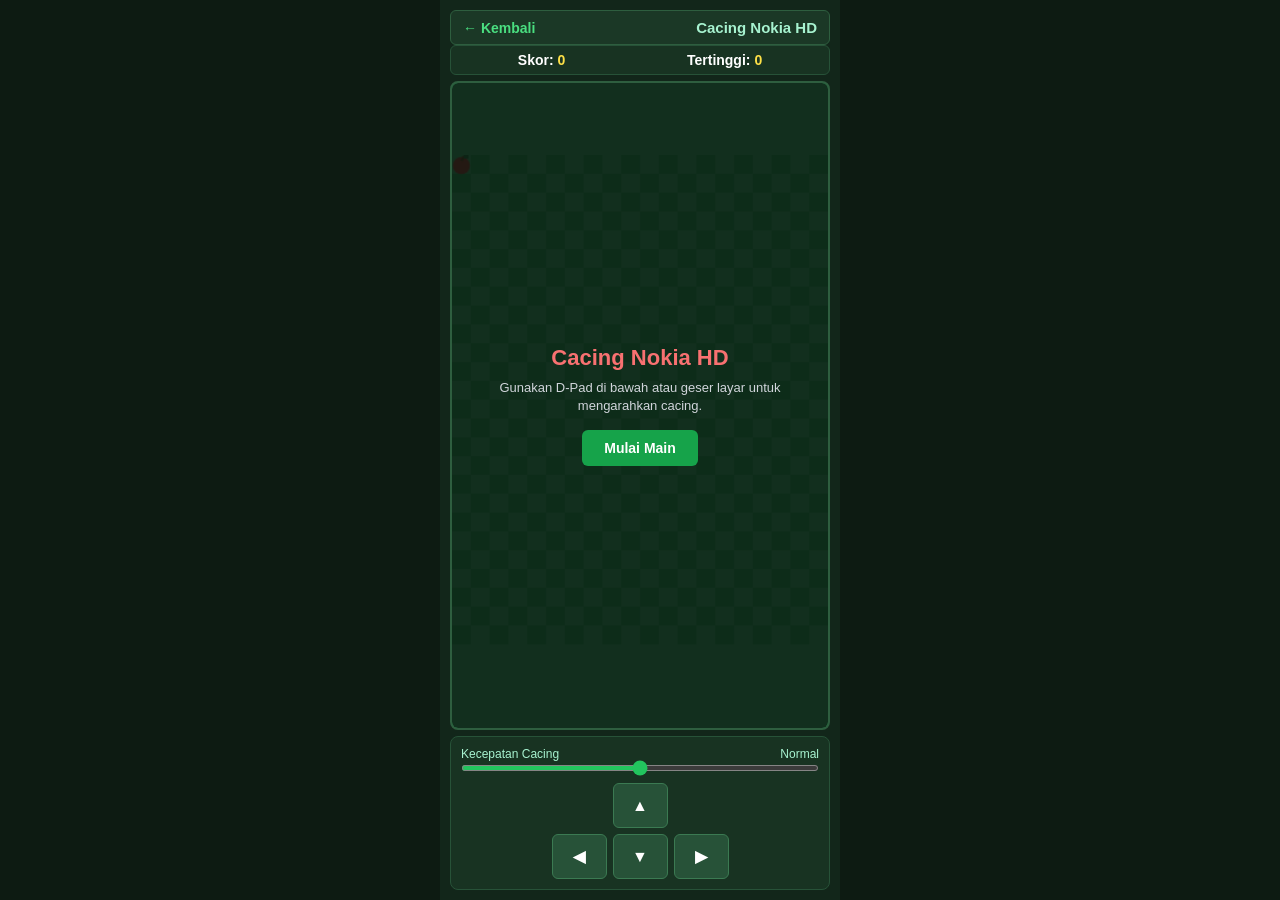
<file: cacing.html>
<!DOCTYPE html>
<html lang="id">
<head>
    <meta charset="UTF-8">
    <meta name="viewport" content="width=device-width, initial-scale=1.0, maximum-scale=1.0, user-scalable=no">
    <title>Cacing Nokia HD</title>
    <style>
        * {
            box-sizing: border-box;
            margin: 0;
            padding: 0;
            user-select: none;
            -webkit-user-select: none;
        }
        body {
            background-color: #0d1b12;
            color: #ffffff;
            font-family: Arial, sans-serif;
            display: flex;
            justify-content: center;
            align-items: center;
            width: 100vw;
            height: 100vh;
            height: 100dvh;
            overflow: hidden;
        }
        .app-container {
            width: 100%;
            max-width: 400px;
            height: 100%;
            background-color: #12261a;
            display: flex;
            flex-direction: column;
            justify-content: space-between;
            padding: 10px;
        }
        .header {
            display: flex;
            justify-content: space-between;
            align-items: center;
            background-color: #1b3826;
            padding: 8px 12px;
            border-radius: 6px;
            border: 1px solid #2e5e3f;
        }
        .back-btn {
            color: #4ade80;
            text-decoration: none;
            font-weight: bold;
            font-size: 14px;
        }
        .title {
            font-size: 15px;
            font-weight: bold;
            color: #a7f3d0;
        }
        .score-board {
            display: flex;
            justify-content: space-around;
            background-color: #183322;
            padding: 6px;
            border-radius: 6px;
            font-size: 14px;
            font-weight: bold;
            border: 1px solid #275238;
        }
        .score-board span {
            color: #fde047;
        }
        .canvas-wrapper {
            position: relative;
            width: 100%;
            flex-grow: 1;
            display: flex;
            justify-content: center;
            align-items: center;
            background-color: #0b1710;
            border-radius: 8px;
            border: 2px solid #2e5e3f;
            overflow: hidden;
            margin: 6px 0;
        }
        canvas {
            background-color: #4ade80;
            display: block;
            width: 100%;
            height: 100%;
            object-fit: contain;
            touch-action: none;
        }
        .overlay {
            position: absolute;
            top: 0;
            left: 0;
            width: 100%;
            height: 100%;
            background: rgba(11, 23, 16, 0.88);
            display: flex;
            flex-direction: column;
            justify-content: center;
            align-items: center;
            text-align: center;
            padding: 20px;
            z-index: 10;
        }
        .overlay h2 {
            font-size: 22px;
            color: #f87171;
            margin-bottom: 8px;
        }
        .overlay p {
            font-size: 13px;
            color: #d1d5db;
            margin-bottom: 15px;
            line-height: 1.4;
        }
        .btn-action {
            background-color: #16a34a;
            color: #ffffff;
            border: none;
            padding: 10px 22px;
            font-size: 14px;
            font-weight: bold;
            border-radius: 6px;
            cursor: pointer;
        }
        .controls-section {
            background-color: #183322;
            padding: 10px;
            border-radius: 8px;
            border: 1px solid #275238;
            display: flex;
            flex-direction: column;
            gap: 8px;
        }
        .speed-control {
            display: flex;
            flex-direction: column;
            gap: 4px;
        }
        .speed-label {
            display: flex;
            justify-content: space-between;
            font-size: 12px;
            color: #a7f3d0;
        }
        input[type="range"] {
            width: 100%;
            accent-color: #22c55e;
            height: 6px;
            background: #0b1710;
            border-radius: 3px;
            outline: none;
        }
        .dpad {
            display: grid;
            grid-template-columns: repeat(3, 55px);
            grid-template-rows: repeat(2, 45px);
            gap: 6px;
            justify-content: center;
            margin: 4px auto 0 auto;
        }
        .dpad-btn {
            background-color: #275238;
            color: #ffffff;
            border: 1px solid #3b7a52;
            font-size: 16px;
            border-radius: 6px;
            display: flex;
            justify-content: center;
            align-items: center;
            cursor: pointer;
            font-weight: bold;
        }
        .dpad-btn:active {
            background-color: #1b3826;
        }
        .btn-up { grid-column: 2; grid-row: 1; }
        .btn-left { grid-column: 1; grid-row: 2; }
        .btn-down { grid-column: 2; grid-row: 2; }
        .btn-right { grid-column: 3; grid-row: 2; }
    </style>
</head>
<body>

<div class="app-container">
    <!-- Header -->
    <div class="header">
        <a href="/game.html" class="back-btn">&larr; Kembali</a>
        <div class="title">Cacing Nokia HD</div>
    </div>

    <!-- Skor -->
    <div class="score-board">
        <div>Skor: <span id="current-score">0</span></div>
        <div>Tertinggi: <span id="high-score">0</span></div>
    </div>

    <!-- Canvas Area -->
    <div class="canvas-wrapper">
        <canvas id="gameCanvas" width="320" height="426"></canvas>
        
        <!-- Overlay Game Over / Start -->
        <div id="gameOverlay" class="overlay">
            <h2 id="overlayTitle">Cacing Nokia HD</h2>
            <p id="overlayDesc">Gunakan D-Pad di bawah atau geser layar untuk mengarahkan cacing.</p>
            <button class="btn-action" id="startBtn" onclick="startGame()">Mulai Main</button>
        </div>
    </div>

    <!-- Kontrol -->
    <div class="controls-section">
        <div class="speed-control">
            <div class="speed-label">
                <span>Kecepatan Cacing</span>
                <span id="speedText">Normal</span>
            </div>
            <input type="range" id="speedSlider" min="1" max="5" value="3" oninput="changeSpeed(this.value)">
        </div>

        <!-- D-Pad Controller Presisi -->
        <div class="dpad">
            <button class="dpad-btn btn-up" onclick="setDir('UP')">&#9650;</button>
            <button class="dpad-btn btn-left" onclick="setDir('LEFT')">&#9664;</button>
            <button class="dpad-btn btn-down" onclick="setDir('DOWN')">&#9660;</button>
            <button class="dpad-btn btn-right" onclick="setDir('RIGHT')">&#9654;</button>
        </div>
    </div>
</div>

<script>
    const canvas = document.getElementById('gameCanvas');
    const ctx = canvas.getContext('2d');
    
    const tileSize = 16;
    const tileCountX = 20; // 20 * 16 = 320
    const tileCountY = 26; // 26 * 16 = 416 (Proporsi 9:16 Portrait)
    
    let snake = [];
    let food = { x: 0, y: 0 };
    let dx = 1;
    let dy = 0;
    let nextDx = 1;
    let nextDy = 0;
    let score = 0;
    let highScore = localStorage.getItem('cacing_high_score') || 0;
    let gameInterval = null;
    let gameRunning = false;
    let gameSpeed = 110;

    document.getElementById('high-score').innerText = highScore;

    function changeSpeed(val) {
        const speeds = [180, 140, 110, 80, 50];
        const names = ['Sangat Pelan', 'Pelan', 'Normal', 'Cepat', 'Ngebut'];
        gameSpeed = speeds[val - 1];
        document.getElementById('speedText').innerText = names[val - 1];
        
        if (gameRunning) {
            clearInterval(gameInterval);
            gameInterval = setInterval(gameLoop, gameSpeed);
        }
    }

    function startGame() {
        snake = [
            { x: 10, y: 13 },
            { x: 9, y: 13 },
            { x: 8, y: 13 }
        ];
        dx = 1;
        dy = 0;
        nextDx = 1;
        nextDy = 0;
        score = 0;
        document.getElementById('current-score').innerText = score;
        document.getElementById('gameOverlay').style.display = 'none';
        
        spawnFood();
        gameRunning = true;
        
        if (gameInterval) clearInterval(gameInterval);
        gameInterval = setInterval(gameLoop, gameSpeed);
    }

    function spawnFood() {
        food.x = Math.floor(Math.random() * tileCountX);
        food.y = Math.floor(Math.random() * tileCountY);
        for (let part of snake) {
            if (part.x === food.x && part.y === food.y) {
                spawnFood();
                break;
            }
        }
    }

    function setDir(direction) {
        if (!gameRunning) return;
        if (direction === 'UP' && dy === 0) { nextDx = 0; nextDy = -1; }
        if (direction === 'DOWN' && dy === 0) { nextDx = 0; nextDy = 1; }
        if (direction === 'LEFT' && dx === 0) { nextDx = -1; nextDy = 0; }
        if (direction === 'RIGHT' && dx === 0) { nextDx = 1; nextDy = 0; }
    }

    // Keyboard support
    window.addEventListener('keydown', e => {
        if (['ArrowUp', 'KeyW'].includes(e.code)) setDir('UP');
        if (['ArrowDown', 'KeyS'].includes(e.code)) setDir('DOWN');
        if (['ArrowLeft', 'KeyA'].includes(e.code)) setDir('LEFT');
        if (['ArrowRight', 'KeyD'].includes(e.code)) setDir('RIGHT');
    });

    // Touch Swipe Support
    let touchStartX = 0;
    let touchStartY = 0;
    canvas.addEventListener('touchstart', e => {
        touchStartX = e.touches[0].clientX;
        touchStartY = e.touches[0].clientY;
    });
    canvas.addEventListener('touchmove', e => { e.preventDefault(); }, { passive: false });
    canvas.addEventListener('touchend', e => {
        if (!gameRunning) return;
        let diffX = e.changedTouches[0].clientX - touchStartX;
        let diffY = e.changedTouches[0].clientY - touchStartY;
        if (Math.abs(diffX) > Math.abs(diffY)) {
            if (diffX > 20) setDir('RIGHT');
            else if (diffX < -20) setDir('LEFT');
        } else {
            if (diffY > 20) setDir('DOWN');
            else if (diffY < -20) setDir('UP');
        }
    });

    function gameLoop() {
        dx = nextDx;
        dy = nextDy;
        
        const head = { x: snake[0].x + dx, y: snake[0].y + dy };

        if (head.x < 0 || head.x >= tileCountX || head.y < 0 || head.y >= tileCountY) {
            gameOver();
            return;
        }

        for (let part of snake) {
            if (head.x === part.x && head.y === part.y) {
                gameOver();
                return;
            }
        }

        snake.unshift(head);

        if (head.x === food.x && head.y === food.y) {
            score += 10;
            document.getElementById('current-score').innerText = score;
            if (score > highScore) {
                highScore = score;
                localStorage.setItem('cacing_high_score', highScore);
                document.getElementById('high-score').innerText = highScore;
            }
            spawnFood();
        } else {
            snake.pop();
        }

        draw();
    }

    function gameOver() {
        gameRunning = false;
        clearInterval(gameInterval);
        document.getElementById('overlayTitle').innerText = "Game Over!";
        document.getElementById('overlayDesc').innerText = `Skor Akhir Kamu: ${score}\nCoba lagi untuk kalahkan rekor!`;
        document.getElementById('startBtn').innerText = "Main Lagi";
        document.getElementById('gameOverlay').style.display = 'flex';
    }

    function draw() {
        // Background Rumput Checkerboard Natural
        for (let r = 0; r < tileCountY; r++) {
            for (let c = 0; c < tileCountX; c++) {
                ctx.fillStyle = (r + c) % 2 === 0 ? '#4ade80' : '#22c55e';
                ctx.fillRect(c * tileSize, r * tileSize, tileSize, tileSize);
            }
        }

        // Apel HD Natural
        let ax = food.x * tileSize + tileSize / 2;
        let ay = food.y * tileSize + tileSize / 2;
        ctx.fillStyle = '#dc2626';
        ctx.beginPath();
        ctx.arc(ax, ay + 1, tileSize / 2.2, 0, Math.PI * 2);
        ctx.fill();
        ctx.strokeStyle = '#78350f';
        ctx.lineWidth = 2;
        ctx.beginPath();
        ctx.moveTo(ax, ay - 3);
        ctx.lineTo(ax + 2, ay - 7);
        ctx.stroke();
        ctx.fillStyle = '#15803d';
        ctx.fillRect(ax + 2, ay - 8, 4, 3);

        // Badan Cacing HD
        snake.forEach((part, index) => {
            let px = part.x * tileSize;
            let py = part.y * tileSize;
            
            ctx.fillStyle = index === 0 ? '#14532d' : '#166534';
            ctx.beginPath();
            ctx.roundRect(px + 1, py + 1, tileSize - 2, tileSize - 2, 5);
            ctx.fill();

            if (index === 0) {
                ctx.fillStyle = '#ffffff';
                let eye1x = px + 4, eye1y = py + 4;
                let eye2x = px + 10, eye2y = py + 4;
                if (dx === 1) { eye1x = px + 10; eye1y = py + 4; eye2x = px + 10; eye2y = py + 10; }
                else if (dx === -1) { eye1x = px + 4; eye1y = py + 4; eye2x = px + 4; eye2y = py + 10; }
                else if (dy === 1) { eye1x = px + 4; eye1y = py + 10; eye2x = px + 10; eye2y = py + 10; }
                
                ctx.fillRect(eye1x, eye1y, 3, 3);
                ctx.fillRect(eye2x, eye2y, 3, 3);
            }
        });
    }

    draw();
</script>

</body>
</html>
</file>
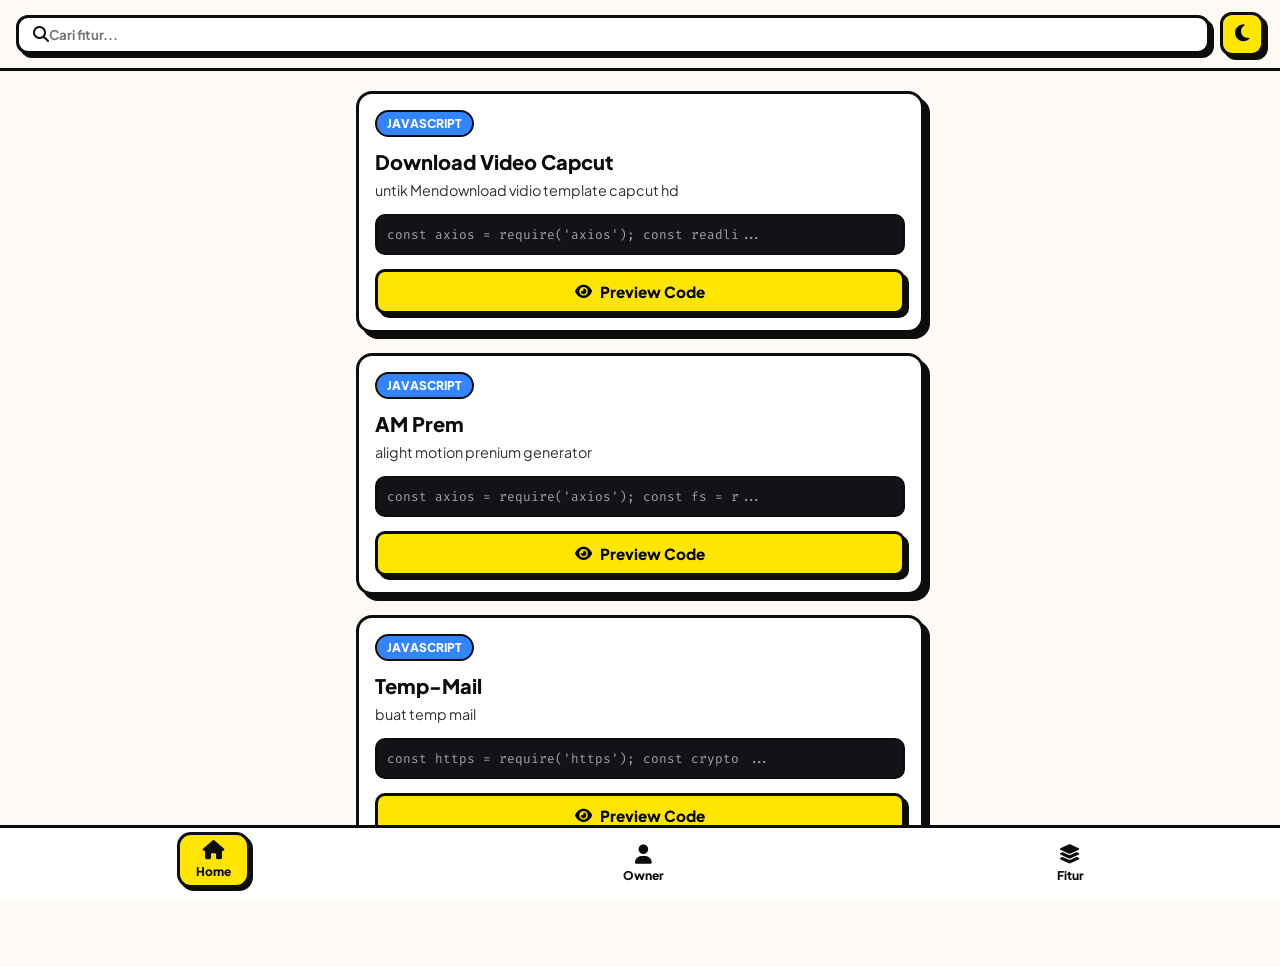
<file: codenya.html>
<!DOCTYPE html>
<html lang="id">
<head>
  <meta charset="UTF-8">
  <meta name="viewport" content="width=device-width, initial-scale=1.0">
  <title>Code Viewer Neo-Brutalism</title>
  <!-- FontAwesome Icons & Google Fonts -->
  <link rel="stylesheet" href="https://cdnjs.cloudflare.com/ajax/libs/font-awesome/6.4.0/css/all.min.css">
  <link href="https://fonts.googleapis.com/css2?family=Plus+Jakarta+Sans:wght@600;700;800&family=Fira+Code:wght@400;600&display=swap" rel="stylesheet">
  
  <style>
    :root {
      --bg-color: #fdfaf6;
      --card-bg: #ffffff;
      --text-color: #0d0d0d;
      --border-color: #0d0d0d;
      --accent-yellow: #ffe600;
      --accent-green: #00e699;
      --accent-blue: #3385ff;
      --accent-red: #ff4d4d;
      --terminal-bg: #121318;
      --terminal-text: #38bdf8;
      --shadow: 4px 4px 0px #0d0d0d;
      --shadow-lg: 6px 6px 0px #0d0d0d;
    }

    [data-theme="dark"] {
      --bg-color: #121212;
      --card-bg: #1e1e1e;
      --text-color: #f0f0f0;
      --border-color: #000000;
      --shadow: 4px 4px 0px #000000;
      --shadow-lg: 6px 6px 0px #000000;
    }

    * {
      box-sizing: border-box;
      margin: 0;
      padding: 0;
      font-family: 'Plus Jakarta Sans', sans-serif;
      transition: background-color 0.25s ease, color 0.25s ease, transform 0.2s cubic-bezier(0.34, 1.56, 0.64, 1);
    }

    body {
      background-color: var(--bg-color);
      color: var(--text-color);
      padding-bottom: 90px;
      overflow-x: hidden;
    }

    /* ---------------- INITIALIZING LOADING SCREEN ---------------- */
    .loading-screen {
      position: fixed;
      top: 0;
      left: 0;
      width: 100vw;
      height: 100vh;
      background: var(--bg-color);
      z-index: 9999;
      display: flex;
      flex-direction: column;
      align-items: center;
      justify-content: center;
      transition: opacity 0.4s ease, visibility 0.4s ease;
    }

    .loading-screen.hidden {
      opacity: 0;
      visibility: hidden;
    }

    .logo-box {
      background: var(--accent-blue);
      color: #fff;
      border: 4px solid var(--border-color);
      border-radius: 18px;
      padding: 12px 20px;
      box-shadow: var(--shadow-lg);
      font-size: 1.6rem;
      font-weight: 800;
      display: flex;
      align-items: center;
      gap: 12px;
      margin-bottom: 24px;
      animation: pulse 1.5s infinite ease-in-out;
    }

    @keyframes pulse {
      0%, 100% { transform: scale(1); }
      50% { transform: scale(1.03); }
    }

    .loading-bar-container {
      width: 220px;
      height: 16px;
      background: var(--card-bg);
      border: 3px solid var(--border-color);
      border-radius: 20px;
      padding: 2px;
      box-shadow: var(--shadow);
      margin-bottom: 16px;
      overflow: hidden;
    }

    .loading-bar-fill {
      width: 0%;
      height: 100%;
      background: var(--accent-yellow);
      border-radius: 10px;
      transition: width 1.2s cubic-bezier(0.4, 0, 0.2, 1);
    }

    .loading-text {
      font-size: 0.8rem;
      font-weight: 800;
      letter-spacing: 2px;
      color: var(--text-color);
      opacity: 0.8;
    }

    /* ---------------- TOP SEARCH HEADER ---------------- */
    .top-header {
      position: sticky;
      top: 0;
      background: var(--bg-color);
      padding: 12px 16px;
      z-index: 100;
      display: flex;
      gap: 10px;
      align-items: center;
      border-bottom: 3px solid var(--border-color);
    }

    .search-box {
      flex: 1;
      display: flex;
      align-items: center;
      background: var(--card-bg);
      border: 3px solid var(--border-color);
      border-radius: 12px;
      padding: 8px 14px;
      box-shadow: var(--shadow);
      transition: box-shadow 0.2s ease, transform 0.2s ease;
    }

    .search-box:focus-within {
      transform: translateY(-2px);
      box-shadow: 6px 6px 0px var(--border-color);
    }

    .search-box input {
      border: none;
      outline: none;
      background: transparent;
      width: 100%;
      font-weight: 700;
      color: var(--text-color);
    }

    .theme-toggle-btn {
      width: 44px;
      height: 44px;
      background: var(--accent-yellow);
      border: 3px solid var(--border-color);
      border-radius: 12px;
      box-shadow: var(--shadow);
      display: flex;
      align-items: center;
      justify-content: center;
      font-size: 1.2rem;
      cursor: pointer;
      position: relative;
      overflow: hidden;
    }

    .theme-toggle-btn.rotate i {
      transform: rotate(360deg) scale(1.2);
    }

    .theme-toggle-btn:active {
      transform: translate(2px, 2px);
      box-shadow: 2px 2px 0px var(--border-color);
    }

    /* ---------------- MAIN CONTAINER ---------------- */
    .container {
      max-width: 600px;
      margin: 20px auto;
      padding: 0 16px;
    }

    .card-list {
      display: flex;
      flex-direction: column;
      gap: 20px;
    }

    .code-card {
      background: var(--card-bg);
      border: 3px solid var(--border-color);
      border-radius: 16px;
      padding: 16px;
      box-shadow: var(--shadow-lg);
      transition: transform 0.2s ease, box-shadow 0.2s ease;
    }

    .code-card:hover {
      transform: translateY(-3px);
      box-shadow: 8px 8px 0px var(--border-color);
    }

    .card-tags {
      display: flex;
      gap: 8px;
      margin-bottom: 12px;
    }

    .badge-lang {
      background: var(--accent-blue);
      color: #fff;
      border: 2px solid var(--border-color);
      padding: 4px 10px;
      border-radius: 20px;
      font-size: 0.75rem;
      font-weight: 800;
    }

    .card-title {
      font-size: 1.25rem;
      font-weight: 800;
      margin-bottom: 6px;
    }

    .card-desc {
      font-size: 0.9rem;
      opacity: 0.85;
      margin-bottom: 14px;
      line-height: 1.4;
    }

    /* Super Smooth Preview Terminal */
    .terminal-preview {
      background: var(--terminal-bg);
      border: 2px solid var(--border-color);
      border-radius: 10px;
      padding: 10px;
      font-family: 'Fira Code', monospace;
      font-size: 0.8rem;
      color: #a1a1aa;
      margin-bottom: 14px;
      overflow: hidden;
      white-space: nowrap;
      text-overflow: ellipsis;
      position: relative;
    }

    .terminal-preview::before {
      content: '';
      position: absolute;
      top: 0;
      left: -100%;
      width: 100%;
      height: 100%;
      background: linear-gradient(90deg, transparent, rgba(255,255,255,0.08), transparent);
      animation: shine 3s infinite;
    }

    @keyframes shine {
      100% { left: 100%; }
    }

    .btn-preview {
      width: 100%;
      background: var(--accent-yellow);
      border: 3px solid var(--border-color);
      padding: 10px;
      border-radius: 10px;
      font-weight: 800;
      font-size: 0.95rem;
      cursor: pointer;
      box-shadow: var(--shadow);
      display: flex;
      align-items: center;
      justify-content: center;
      gap: 8px;
    }

    .btn-preview:active {
      transform: translate(2px, 2px);
      box-shadow: 2px 2px 0px var(--border-color);
    }

    /* ---------------- MODALS & POPUPS ---------------- */
    .modal-overlay {
      position: fixed;
      top: 0;
      left: 0;
      width: 100vw;
      height: 100vh;
      background: rgba(0, 0, 0, 0.65);
      backdrop-filter: blur(6px);
      display: flex;
      justify-content: center;
      align-items: center;
      padding: 16px;
      z-index: 200;
      opacity: 0;
      pointer-events: none;
      transition: opacity 0.3s cubic-bezier(0.16, 1, 0.3, 1);
    }

    .modal-overlay.active {
      opacity: 1;
      pointer-events: auto;
    }

    .modal-content {
      background: var(--card-bg);
      border: 4px solid var(--border-color);
      border-radius: 20px;
      width: 100%;
      max-width: 500px;
      max-height: 90vh;
      overflow-y: auto;
      padding: 20px;
      box-shadow: var(--shadow-lg);
      transform: scale(0.9) translateY(20px);
      transition: transform 0.35s cubic-bezier(0.34, 1.56, 0.64, 1);
    }

    .modal-overlay.active .modal-content {
      transform: scale(1) translateY(0);
    }

    .modal-header {
      display: flex;
      justify-content: space-between;
      align-items: flex-start;
      margin-bottom: 12px;
    }

    .btn-close {
      background: var(--accent-red);
      color: #fff;
      border: 3px solid var(--border-color);
      width: 36px;
      height: 36px;
      border-radius: 50%;
      display: flex;
      align-items: center;
      justify-content: center;
      font-size: 1.1rem;
      cursor: pointer;
      box-shadow: 2px 2px 0px var(--border-color);
    }

    .btn-close:active {
      transform: translate(2px, 2px);
      box-shadow: 0px 0px 0px var(--border-color);
    }

    /* Super Smooth Terminal Modal Style */
    .terminal-box {
      background: var(--terminal-bg);
      border: 3px solid var(--border-color);
      border-radius: 14px;
      margin: 14px 0;
      overflow: hidden;
      box-shadow: 0px 8px 20px rgba(0,0,0,0.3);
    }

    .terminal-header {
      background: #1e1f26;
      padding: 10px 14px;
      display: flex;
      justify-content: space-between;
      align-items: center;
      border-bottom: 2px solid #2d2e38;
    }

    .terminal-dots {
      display: flex;
      gap: 6px;
      align-items: center;
    }

    .dot {
      width: 10px;
      height: 10px;
      border-radius: 50%;
    }

    .dot.red { background: #ff5f56; }
    .dot.yellow { background: #ffbd2e; }
    .dot.green { background: #27c93f; }

    .terminal-title {
      color: #e2e8f0;
      font-size: 0.8rem;
      font-family: 'Fira Code', monospace;
      font-weight: 600;
    }

    .btn-copy-small {
      background: var(--accent-yellow);
      border: 2px solid var(--border-color);
      padding: 4px 10px;
      border-radius: 8px;
      font-size: 0.75rem;
      font-weight: 800;
      cursor: pointer;
      box-shadow: 2px 2px 0px var(--border-color);
    }

    .btn-copy-small:active {
      transform: translate(1px, 1px);
      box-shadow: 0px 0px 0px var(--border-color);
    }

    .terminal-body {
      padding: 14px;
      color: var(--terminal-text);
      font-family: 'Fira Code', monospace;
      font-size: 0.85rem;
      max-height: 260px;
      overflow-y: auto;
      white-space: pre-wrap;
      word-break: break-all;
      line-height: 1.5;
    }

    .terminal-body::-webkit-scrollbar {
      width: 8px;
    }
    .terminal-body::-webkit-scrollbar-track {
      background: #121318;
    }
    .terminal-body::-webkit-scrollbar-thumb {
      background: #2d2e38;
      border-radius: 4px;
    }

    .modal-actions {
      display: flex;
      flex-direction: column;
      gap: 10px;
      margin-top: 14px;
    }

    .btn-action {
      padding: 12px;
      border: 3px solid var(--border-color);
      border-radius: 12px;
      font-weight: 800;
      font-size: 0.95rem;
      cursor: pointer;
      text-align: center;
      text-decoration: none;
      color: var(--text-color);
      box-shadow: var(--shadow);
    }

    .btn-action:active {
      transform: translate(2px, 2px);
      box-shadow: 2px 2px 0px var(--border-color);
    }

    .btn-action.green { background: var(--accent-green); }
    .btn-action.red { background: var(--accent-red); color: #fff; }

    .social-list {
      display: flex;
      flex-direction: column;
      gap: 10px;
      margin-top: 15px;
    }

    .social-link {
      display: flex;
      align-items: center;
      gap: 12px;
      padding: 12px;
      border: 3px solid var(--border-color);
      border-radius: 12px;
      text-decoration: none;
      color: var(--text-color);
      font-weight: 800;
      box-shadow: var(--shadow);
    }

    .info-meta {
      display: flex;
      flex-direction: column;
      gap: 10px;
      margin: 15px 0;
    }

    .info-item {
      background: var(--bg-color);
      border: 2px solid var(--border-color);
      padding: 12px 14px;
      border-radius: 12px;
      display: flex;
      justify-content: space-between;
      align-items: center;
      font-weight: 800;
      font-size: 0.9rem;
      box-shadow: 2px 2px 0px var(--border-color);
    }

    .feature-select-list {
      display: flex;
      flex-direction: column;
      gap: 8px;
      max-height: 200px;
      overflow-y: auto;
      margin-bottom: 15px;
      padding-right: 4px;
    }

    .feature-select-item {
      padding: 12px;
      border: 3px solid var(--border-color);
      border-radius: 12px;
      background: var(--card-bg);
      font-weight: 800;
      cursor: pointer;
      display: flex;
      justify-content: space-between;
      align-items: center;
      box-shadow: 3px 3px 0px var(--border-color);
    }

    .feature-select-item.active {
      background: var(--accent-yellow);
      transform: scale(1.01);
    }

    /* ---------------- BOTTOM NAVBAR ---------------- */
    .bottom-nav {
      position: fixed;
      bottom: 0;
      left: 0;
      width: 100%;
      background: var(--card-bg);
      border-top: 3px solid var(--border-color);
      display: flex;
      justify-content: space-around;
      align-items: center;
      padding: 8px 0;
      z-index: 100;
    }

    .nav-item {
      display: flex;
      flex-direction: column;
      align-items: center;
      justify-content: center;
      gap: 4px;
      text-decoration: none;
      color: var(--text-color);
      font-size: 0.75rem;
      font-weight: 800;
      cursor: pointer;
      border: 3px solid transparent;
      background: transparent;
      padding: 6px 16px;
      border-radius: 14px;
    }

    .nav-item i {
      font-size: 1.2rem;
    }

    .nav-item.active {
      background: var(--accent-yellow);
      border-color: var(--border-color);
      box-shadow: 3px 3px 0px var(--border-color);
      transform: translateY(-4px);
    }

    .nav-item.animating {
      animation: buttonBounce 0.3s cubic-bezier(0.34, 1.56, 0.64, 1);
    }

    @keyframes buttonBounce {
      0% { transform: scale(1); }
      50% { transform: scale(0.9) translateY(2px); }
      100% { transform: scale(1) translateY(-4px); }
    }
  </style>
</head>
<body>

  <!-- Loading Splash Screen -->
  <div class="loading-screen" id="loadingScreen">
    <div class="logo-box">
      <i class="fa-solid fa-code"></i>
      <span>ARCVN MD</span>
    </div>
    <div class="loading-bar-container">
      <div class="loading-bar-fill" id="loadingBarFill"></div>
    </div>
    <div class="loading-text">INITIALIZING DASHBOARD</div>
  </div>

  <!-- Search Header -->
  <header class="top-header">
    <div class="search-box">
      <i class="fa-solid fa-magnifying-glass"></i>
      <input type="text" id="searchInput" placeholder="Cari fitur...">
    </div>
    <button class="theme-toggle-btn" id="themeBtn" title="Ganti Tema">
      <i class="fa-solid fa-moon"></i>
    </button>
  </header>

  <!-- Container Cards -->
  <main class="container">
    <div class="card-list" id="featureList">
      <!-- Cards generated via JS -->
    </div>
  </main>

  <!-- Pop-up Code Modal -->
  <div class="modal-overlay" id="codeModal">
    <div class="modal-content">
      <div class="modal-header">
        <div>
          <span class="badge-lang" id="modalLang">JAVASCRIPT</span>
          <h2 class="card-title" id="modalTitle" style="margin-top: 6px;">Title</h2>
        </div>
        <button class="btn-close" onclick="closeModal('codeModal')">
          <i class="fa-solid fa-xmark"></i>
        </button>
      </div>
      <p class="card-desc" id="modalDesc">Description</p>
      
      <div class="terminal-box">
        <div class="terminal-header">
          <div class="terminal-dots">
            <span class="dot red"></span>
            <span class="dot yellow"></span>
            <span class="dot green"></span>
          </div>
          <span class="terminal-title" id="modalFilename">script.js</span>
          <button class="btn-copy-small" onclick="copyCode()">
            <i class="fa-regular fa-copy"></i> Salin
          </button>
        </div>
        <pre class="terminal-body"><code id="modalCode"></code></pre>
      </div>

      <div class="modal-actions">
        <button class="btn-action green" onclick="copyCode()">
          <i class="fa-regular fa-copy"></i> Salin Kode
        </button>
        <button class="btn-action red" onclick="closeModal('codeModal')">Tutup</button>
      </div>
    </div>
  </div>

  <!-- Pop-up Owner Modal -->
  <div class="modal-overlay" id="ownerModal">
    <div class="modal-content">
      <div class="modal-header">
        <h2 class="card-title">Social Media Owner</h2>
        <button class="btn-close" onclick="closeModal('ownerModal')">
          <i class="fa-solid fa-xmark"></i>
        </button>
      </div>
      <p class="card-desc">Hubungi atau ikuti sosial media owner melalui tautan di bawah ini:</p>
      
      <div class="social-list">
        <a href="https://t.me/arcvn2" target="_blank" class="social-link" style="background: #0088cc; color: #fff;">
          <i class="fa-brands fa-telegram fa-lg"></i> Telegram Owner
        </a>
        <a href="https://github.com" target="_blank" class="social-link" style="background: #24292e; color: #fff;">
          <i class="fa-brands fa-github fa-lg"></i> GitHub
        </a>
        <a href="https://instagram.com" target="_blank" class="social-link" style="background: #e1306c; color: #fff;">
          <i class="fa-brands fa-instagram fa-lg"></i> Instagram
        </a>
      </div>

      <div class="modal-actions" style="margin-top: 20px;">
        <button class="btn-action red" onclick="closeModal('ownerModal')">Tutup</button>
      </div>
    </div>
  </div>

  <!-- Pop-up Info Fitur Modal -->
  <div class="modal-overlay" id="infoModal">
    <div class="modal-content">
      <div class="modal-header">
        <h2 class="card-title">Informasi Fitur</h2>
        <button class="btn-close" onclick="closeModal('infoModal')">
          <i class="fa-solid fa-xmark"></i>
        </button>
      </div>

      <div class="feature-select-list" id="infoFeatureList">
        <!-- Generated via JS -->
      </div>

      <div class="info-meta">
        <div class="info-item">
          <span>Ditambahkan Pada:</span>
          <span id="infoCreatedAt">8 Oktober 2026</span>
        </div>
      </div>

      <div class="modal-actions">
        <button class="btn-action red" onclick="closeModal('infoModal')">Tutup</button>
      </div>
    </div>
  </div>

  <!-- Bottom Navbar -->
  <nav class="bottom-nav">
    <button class="nav-item active" id="btnNavHome" onclick="handleNavClick(this, () => window.location.href='index.html')">
      <i class="fa-solid fa-house"></i>
      <span>Home</span>
    </button>
    <button class="nav-item" id="btnNavOwner" onclick="handleNavClick(this, openOwnerModal)">
      <i class="fa-solid fa-user"></i>
      <span>Owner</span>
    </button>
    <button class="nav-item" id="btnNavFitur" onclick="handleNavClick(this, openInfoModal)">
      <i class="fa-solid fa-layer-group"></i>
      <span>Fitur</span>
    </button>
  </nav>

  <!-- Script Logic -->
  <script>
    let exoData = [];

    window.addEventListener('DOMContentLoaded', () => {
      const fill = document.getElementById('loadingBarFill');
      const screen = document.getElementById('loadingScreen');

      setTimeout(() => { fill.style.width = '100%'; }, 100);

      setTimeout(() => {
        screen.classList.add('hidden');
      }, 1400);

      loadData();
    });

    async function loadData() {
      try {
        const res = await fetch('exo.json');
        exoData = await res.json();
        renderCards(exoData);
      } catch (err) {
        console.error("Gagal memuat exo.json:", err);
      }
    }

    function renderCards(data) {
      const container = document.getElementById('featureList');
      container.innerHTML = '';

      if (data.length === 0) {
        container.innerHTML = `<p style="text-align: center; font-weight: 700;">Fitur tidak ditemukan.</p>`;
        return;
      }

      data.forEach(item => {
        const card = document.createElement('div');
        card.className = 'code-card';
        card.innerHTML = `
          <div class="card-tags">
            <span class="badge-lang">${item.language}</span>
          </div>
          <h3 class="card-title">${item.title}</h3>
          <p class="card-desc">${item.description}</p>
          <div class="terminal-preview">${escapeHtml(item.code.substring(0, 45))}...</div>
          <button class="btn-preview" onclick="openCodeModal(${item.id})">
            <i class="fa-solid fa-eye"></i> Preview Code
          </button>
        `;
        container.appendChild(card);
      });
    }

    document.getElementById('searchInput').addEventListener('input', (e) => {
      const keyword = e.target.value.toLowerCase();
      const filtered = exoData.filter(item => 
        item.title.toLowerCase().includes(keyword) || 
        item.description.toLowerCase().includes(keyword)
      );
      renderCards(filtered);
    });

    function handleNavClick(element, callback) {
      document.querySelectorAll('.nav-item').forEach(el => {
        el.classList.remove('active');
        el.classList.remove('animating');
      });

      element.classList.add('active');
      element.classList.add('animating');

      setTimeout(() => {
        element.classList.remove('animating');
        if (typeof callback === 'function') callback();
      }, 300);
    }

    function openCodeModal(id) {
      const item = exoData.find(x => x.id === id);
      if (!item) return;

      document.getElementById('modalLang').innerText = item.language;
      document.getElementById('modalTitle').innerText = item.title;
      document.getElementById('modalDesc').innerText = item.description;
      document.getElementById('modalFilename').innerText = item.filename;
      document.getElementById('modalCode').innerText = item.code;

      document.getElementById('codeModal').classList.add('active');
    }

    function openOwnerModal() {
      document.getElementById('ownerModal').classList.add('active');
    }

    function openInfoModal() {
      const listContainer = document.getElementById('infoFeatureList');
      listContainer.innerHTML = '';

      if (exoData.length > 0) {
        exoData.forEach((item, index) => {
          const div = document.createElement('div');
          div.className = `feature-select-item ${index === 0 ? 'active' : ''}`;
          div.innerHTML = `<span>${item.title}</span> <i class="fa-solid fa-chevron-right"></i>`;
          div.onclick = () => selectFeatureInfo(index, div);
          listContainer.appendChild(div);
        });

        selectFeatureInfo(0, listContainer.children[0]);
      }

      document.getElementById('infoModal').classList.add('active');
    }

    function selectFeatureInfo(index, element) {
      const items = document.querySelectorAll('.feature-select-item');
      items.forEach(el => el.classList.remove('active'));
      if(element) element.classList.add('active');

      const item = exoData[index];
      if (item) {
        document.getElementById('infoCreatedAt').innerText = item.created_at || '8 Oktober 2026';
      }
    }

    function closeModal(modalId) {
      document.getElementById(modalId).classList.remove('active');
    }

    function copyCode() {
      const codeText = document.getElementById('modalCode').innerText;
      navigator.clipboard.writeText(codeText).then(() => {
        alert('Kode berhasil disalin!');
      }).catch(() => {
        alert('Gagal menyalin kode.');
      });
    }

    const themeBtn = document.getElementById('themeBtn');
    themeBtn.addEventListener('click', () => {
      themeBtn.classList.add('rotate');

      setTimeout(() => {
        const currentTheme = document.body.getAttribute('data-theme');
        if (currentTheme === 'dark') {
          document.body.removeAttribute('data-theme');
          themeBtn.innerHTML = `<i class="fa-solid fa-moon"></i>`;
        } else {
          document.body.setAttribute('data-theme', 'dark');
          themeBtn.innerHTML = `<i class="fa-solid fa-sun"></i>`;
        }
      }, 250);

      setTimeout(() => {
        themeBtn.classList.remove('rotate');
      }, 500);
    });

    function escapeHtml(str) {
      return str.replace(/&/g, "&amp;").replace(/</g, "&lt;").replace(/>/g, "&gt;");
    }
  </script>
</body>
</html>
</file>
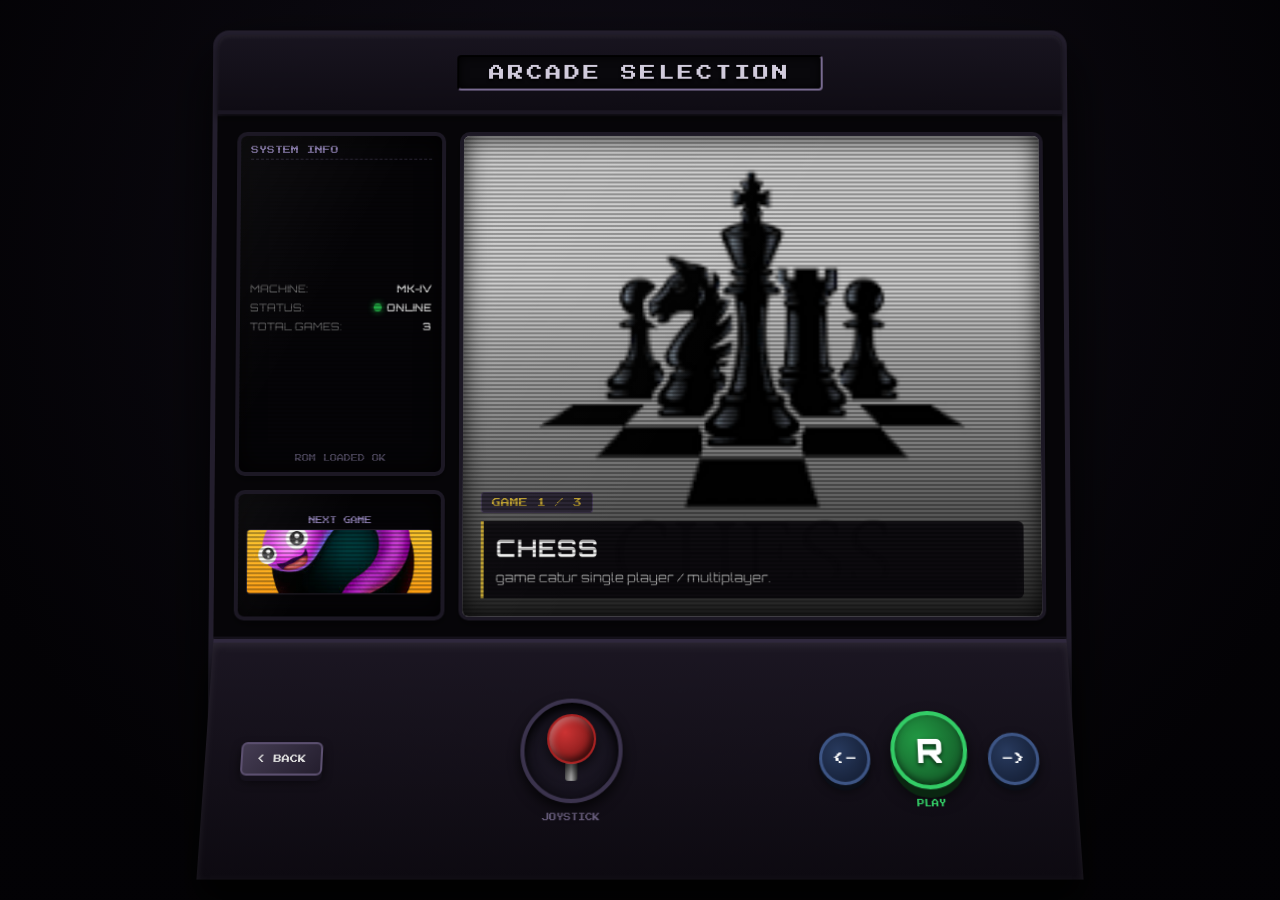
<file: game.html>
<!DOCTYPE html>
<html lang="id">
<head>
    <meta charset="UTF-8">
    <meta name="viewport" content="width=device-width, initial-scale=1.0">
    <title>Arcade Game Selection Cabinet</title>
    <link href="https://fonts.googleapis.com/css2?family=Press+Start+2P&family=Orbitron:wght@600;800&display=swap" rel="stylesheet">
    <style>
        :root {
            --cabinet-dark: #121016;
            --cabinet-metal: #2a2533;
            --screen-bezel: #08070a;
            --btn-red: #cc2222;
            --btn-blue: #1166cc;
            --btn-green: #22aa44;
            --accent-gold: #cca633;
        }

        * {
            box-sizing: border-box;
            margin: 0;
            padding: 0;
            user-select: none;
            -webkit-user-select: none;
        }

        body {
            background-color: #050407;
            color: #e0e0e0;
            font-family: 'Orbitron', sans-serif;
            min-height: 100vh;
            display: flex;
            justify-content: center;
            align-items: center;
            overflow: hidden;
            perspective: 1400px;
        }

        .arcade-room {
            position: absolute;
            inset: 0;
            background: 
                radial-gradient(circle at 50% 30%, rgba(30, 25, 45, 0.4) 0%, rgba(3, 2, 5, 0.9) 80%),
                linear-gradient(to bottom, #08060a, #020103);
            z-index: 1;
        }

        .arcade-cabinet-3d {
            position: relative;
            width: 860px;
            max-width: 96vw;
            height: 94vh;
            max-height: 900px;
            background: linear-gradient(135deg, #1b1622 0%, #0d0a11 100%);
            border-radius: 16px 16px 8px 8px;
            box-shadow: 
                0 25px 60px rgba(0, 0, 0, 0.9),
                inset 0 2px 5px rgba(255, 255, 255, 0.1),
                inset 0 -5px 15px rgba(0, 0, 0, 0.8);
            border: 5px solid #231e2d;
            display: flex;
            flex-direction: column;
            transform-style: preserve-3d;
            transform: rotateX(1.5deg);
            z-index: 2;
        }

        .cabinet-marquee {
            height: 80px;
            background: linear-gradient(to bottom, #18141f, #0f0c14);
            border-bottom: 4px solid #1a1622;
            border-radius: 11px 11px 0 0;
            display: flex;
            align-items: center;
            justify-content: center;
            padding: 0 25px;
            box-shadow: inset 0 2px 4px rgba(255,255,255,0.05), 0 4px 10px rgba(0,0,0,0.6);
            position: relative;
        }

        .marquee-inner-glass {
            background: #09080c;
            border: 2px inset #332d3d;
            padding: 8px 30px;
            border-radius: 4px;
            box-shadow: inset 0 0 10px rgba(0,0,0,0.9);
        }

        .marquee-title {
            font-family: 'Press Start 2P', cursive;
            font-size: 1rem;
            color: #d1cbdc;
            text-shadow: 0 2px 3px rgba(0,0,0,0.9);
            letter-spacing: 3px;
        }

        .screens-housing {
            flex: 1;
            padding: 16px 20px;
            display: grid;
            grid-template-columns: 210px 1fr;
            grid-template-rows: 1fr 130px;
            gap: 14px;
            background: #060508;
            border-top: 2px solid #14111a;
            border-bottom: 2px solid #14111a;
        }

        .crt-screen {
            background: #020203;
            border: 4px solid #1c1824;
            border-radius: 10px;
            position: relative;
            overflow: hidden;
            box-shadow: inset 0 0 25px rgba(0,0,0,0.95), 0 4px 10px rgba(0,0,0,0.5);
        }

        .crt-screen::after {
            content: " ";
            position: absolute;
            inset: 0;
            background: linear-gradient(rgba(18, 16, 16, 0) 50%, rgba(0, 0, 0, 0.3) 50%);
            background-size: 100% 4px;
            pointer-events: none;
            z-index: 10;
        }

        .screen-glare {
            position: absolute;
            inset: 0;
            background: linear-gradient(120deg, rgba(255,255,255,0.04) 0%, transparent 45%);
            pointer-events: none;
            z-index: 11;
        }

        .main-display {
            grid-column: 2;
            grid-row: 1 / span 2;
            background-size: cover;
            background-position: center;
            background-repeat: no-repeat;
            transition: background-image 0.35s ease-in-out;
            display: flex;
            flex-direction: column;
            justify-content: flex-end;
        }

        .main-display-overlay {
            position: absolute;
            inset: 0;
            background: linear-gradient(180deg, rgba(0,0,0,0.2) 30%, rgba(0,0,0,0.85) 100%);
            z-index: 1;
        }

        .main-content {
            position: relative;
            z-index: 2;
            padding: 18px;
            display: flex;
            flex-direction: column;
            justify-content: flex-end;
        }

        .game-badge {
            align-self: flex-start;
            background: #2a2533;
            color: #bfa133;
            font-family: 'Press Start 2P', cursive;
            font-size: 0.55rem;
            padding: 5px 10px;
            border-radius: 3px;
            margin-bottom: 8px;
            border: 1px solid #4a3f5c;
        }

        .game-info-box {
            background: rgba(12, 10, 15, 0.85);
            border-left: 3px solid #bfa133;
            padding: 12px;
            border-radius: 0 6px 6px 0;
            backdrop-filter: blur(4px);
        }

        .game-title {
            font-size: 1.5rem;
            color: #f0f0f0;
            text-transform: uppercase;
            margin-bottom: 6px;
            letter-spacing: 1px;
        }

        .game-desc {
            font-size: 0.8rem;
            color: #aaa;
            line-height: 1.35;
        }

        .side-stats-screen {
            grid-column: 1;
            grid-row: 1;
            padding: 10px;
            display: flex;
            flex-direction: column;
            justify-content: space-between;
            background: #050407;
        }

        .stats-header {
            font-family: 'Press Start 2P', cursive;
            font-size: 0.5rem;
            color: #887aab;
            border-bottom: 1px dashed #332d42;
            padding-bottom: 5px;
        }

        .stat-row {
            display: flex;
            justify-content: space-between;
            font-size: 0.65rem;
            margin: 5px 0;
        }

        .stat-label { color: #777; }
        .stat-val { color: #ccc; font-weight: bold; }

        .cabinet-status-led {
            display: inline-block;
            width: 8px; height: 8px;
            background: #22aa44;
            border-radius: 50%;
            box-shadow: 0 0 6px #22aa44;
            margin-right: 5px;
        }

        .mini-preview-screen {
            grid-column: 1;
            grid-row: 2;
            display: flex;
            flex-direction: column;
            align-items: center;
            justify-content: center;
            padding: 8px;
            background: #050407;
        }

        .mini-title {
            font-family: 'Press Start 2P', cursive;
            font-size: 0.45rem;
            color: #887aab;
            margin-bottom: 5px;
        }

        .mini-thumb {
            width: 100%;
            height: 65px;
            object-fit: cover;
            border-radius: 4px;
            border: 1px solid #2a2533;
        }

        .control-deck-3d {
            height: 230px;
            background: linear-gradient(180deg, #1b1622 0%, #0d0a11 100%);
            border-top: 4px solid #2f283d;
            transform: rotateX(12deg);
            transform-origin: top center;
            box-shadow: 0 20px 30px rgba(0,0,0,0.95), inset 0 3px 8px rgba(255,255,255,0.08);
            display: flex;
            align-items: center;
            justify-content: space-between;
            padding: 0 35px;
            position: relative;
        }

        .btn-panel-back {
            background: linear-gradient(135deg, #443c52, #241e2e);
            border: 2px solid #5c5070;
            color: #ddd;
            padding: 10px 14px;
            font-family: 'Press Start 2P', cursive;
            font-size: 0.5rem;
            border-radius: 6px;
            cursor: pointer;
            box-shadow: 0 5px 0 #15111c, 0 5px 10px rgba(0,0,0,0.6);
            transition: all 0.08s ease;
            text-decoration: none;
            display: flex;
            align-items: center;
            justify-content: center;
        }

        .btn-panel-back:active {
            transform: translateY(5px);
            box-shadow: 0 0 0 #15111c;
        }

        .joystick-container {
            display: flex;
            flex-direction: column;
            align-items: center;
            position: relative;
        }

        .joystick-base {
            width: 100px;
            height: 100px;
            background: radial-gradient(circle, #252030 0%, #0a080f 100%);
            border-radius: 50%;
            border: 4px solid #3b334d;
            box-shadow: inset 0 5px 10px #000, 0 6px 12px rgba(0,0,0,0.7);
            display: flex;
            justify-content: center;
            align-items: center;
            position: relative;
            touch-action: none;
        }

        .joystick-stick {
            width: 22px;
            height: 22px;
            position: absolute;
            transition: transform 0.08s ease-out;
            cursor: grab;
            z-index: 5;
        }

        .joystick-knob {
            width: 48px;
            height: 48px;
            background: radial-gradient(circle at 35% 35%, #cc3333, #661111);
            border-radius: 50%;
            position: absolute;
            top: -24px; left: -13px;
            box-shadow: 0 6px 12px rgba(0,0,0,0.7), inset -3px -3px 6px rgba(0,0,0,0.6), inset 3px 3px 6px rgba(255,255,255,0.3);
            border: 2px solid #aa2222;
        }

        .joystick-stick::before {
            content: '';
            position: absolute;
            width: 12px;
            height: 38px;
            background: linear-gradient(90deg, #555, #aaa, #333);
            bottom: -18px;
            left: 5px;
            border-radius: 3px;
        }

        .deck-label {
            font-family: 'Press Start 2P', cursive;
            font-size: 0.45rem;
            color: #665c7a;
            margin-top: 10px;
        }

        .controls-cluster {
            display: flex;
            align-items: center;
            gap: 20px;
        }

        .arrow-btn {
            width: 50px;
            height: 50px;
            border-radius: 50%;
            background: radial-gradient(circle at 35% 35%, #283a5e, #111a2e);
            border: 3px solid #3d5585;
            box-shadow: 0 5px 0 #0a0e17, 0 5px 10px rgba(0,0,0,0.6);
            color: #fff;
            font-family: 'Press Start 2P', cursive;
            font-size: 0.75rem;
            display: flex;
            justify-content: center;
            align-items: center;
            cursor: pointer;
            transition: all 0.08s ease;
        }

        .arrow-btn:active {
            transform: translateY(4px);
            box-shadow: 0 1px 0 #0a0e17;
        }

        .btn-arcade-play {
            width: 75px;
            height: 75px;
            border-radius: 50%;
            background: radial-gradient(circle at 35% 35%, #229944, #114d22);
            border: 4px solid #33cc66;
            box-shadow: 0 8px 0 #0a2611, 0 8px 15px rgba(0,0,0,0.7), inset 0 -3px 6px rgba(0,0,0,0.5);
            color: #fff;
            font-family: 'Orbitron', sans-serif;
            font-weight: 900;
            font-size: 2rem;
            display: flex;
            justify-content: center;
            align-items: center;
            cursor: pointer;
            text-shadow: 0 2px 4px rgba(0,0,0,0.7);
            transition: all 0.08s ease;
        }

        .btn-arcade-play:active, .btn-arcade-play.active {
            transform: translateY(7px);
            box-shadow: 0 1px 0 #0a2611;
        }

        @media (max-width: 768px) {
            .arcade-cabinet-3d { height: 98vh; }
            .screens-housing {
                grid-template-columns: 1fr;
                grid-template-rows: 1fr 90px;
            }
            .side-stats-screen { display: none; }
            .main-display { grid-column: 1; grid-row: 1; }
            .mini-preview-screen { grid-column: 1; grid-row: 2; }
            .control-deck-3d { height: 180px; padding: 0 15px; }
            .btn-arcade-play { width: 60px; height: 60px; font-size: 1.5rem; }
            .arrow-btn { width: 42px; height: 42px; font-size: 0.6rem; }
            .btn-panel-back { padding: 8px 10px; font-size: 0.45rem; }
        }
    </style>
</head>
<body>

    <div class="arcade-room"></div>

    <div class="arcade-cabinet-3d">
        <div class="cabinet-marquee">
            <div class="marquee-inner-glass">
                <div class="marquee-title">ARCADE SELECTION</div>
            </div>
        </div>

        <div class="screens-housing">
            <div class="crt-screen side-stats-screen">
                <div class="screen-glare"></div>
                <div class="stats-header">SYSTEM INFO</div>
                <div>
                    <div class="stat-row">
                        <span class="stat-label">MACHINE:</span>
                        <span class="stat-val">MK-IV</span>
                    </div>
                    <div class="stat-row">
                        <span class="stat-label">STATUS:</span>
                        <span class="stat-val"><span class="cabinet-status-led"></span>ONLINE</span>
                    </div>
                    <div class="stat-row">
                        <span class="stat-label">TOTAL GAMES:</span>
                        <span class="stat-val" id="statTotal">0</span>
                    </div>
                </div>
                <div style="font-size: 0.45rem; color: #443f52; text-align: center; font-family: 'Press Start 2P';">
                    ROM LOADED OK
                </div>
            </div>

            <div class="crt-screen main-display" id="mainDisplay">
                <div class="main-display-overlay"></div>
                <div class="screen-glare"></div>
                <div class="main-content">
                    <div class="game-badge" id="gameBadge">GAME 1 / 1</div>
                    <div class="game-info-box">
                        <h2 class="game-title" id="gameTitle">LOADING...</h2>
                        <p class="game-desc" id="gameDesc">Memuat data game.json...</p>
                    </div>
                </div>
            </div>

            <div class="crt-screen mini-preview-screen">
                <div class="screen-glare"></div>
                <div class="mini-title">NEXT GAME</div>
                <img id="miniThumb" class="mini-thumb" src="" alt="Preview">
            </div>
        </div>

        <div class="control-deck-3d">
            <a href="index.html" class="btn-panel-back" id="btnBack">&lt; BACK</a>

            <div class="joystick-container">
                <div class="joystick-base" id="joystickBase">
                    <div class="joystick-stick" id="joystickStick">
                        <div class="joystick-knob"></div>
                    </div>
                </div>
                <div class="deck-label">JOYSTICK</div>
            </div>

            <div class="controls-cluster">
                <button class="arrow-btn" id="btnPrev">&lt;-</button>
                
                <div style="display:flex; flex-direction:column; align-items:center;">
                    <button class="btn-arcade-play" id="btnPlay">R</button>
                    <div class="deck-label" style="color:#33cc66;">PLAY</div>
                </div>

                <button class="arrow-btn" id="btnNext">-&gt;</button>
            </div>
        </div>
    </div>

    <script>
        let gamesData = [];
        let currentIndex = 0;

        const AudioCtx = window.AudioContext || window.webkitAudioContext;
        let audioCtx = null;

        function initAudio() {
            if (!audioCtx) audioCtx = new AudioCtx();
        }

        function playSound(freq, type = 'sine', duration = 0.08) {
            try {
                initAudio();
                const osc = audioCtx.createOscillator();
                const gain = audioCtx.createGain();
                osc.type = type;
                osc.frequency.value = freq;
                gain.gain.setValueAtTime(0.1, audioCtx.currentTime);
                gain.gain.exponentialRampToValueAtTime(0.001, audioCtx.currentTime + duration);
                osc.connect(gain);
                gain.connect(audioCtx.destination);
                osc.start();
                osc.stop(audioCtx.currentTime + duration);
            } catch (e) {}
        }

        function playSelectSound() {
            playSound(523.25, 'triangle', 0.1);
            setTimeout(() => playSound(659.25, 'triangle', 0.15), 60);
        }

        function playMoveSound() {
            playSound(180, 'sawtooth', 0.05);
        }

        async function loadGamesData() {
            try {
                const res = await fetch('game.json');
                if (!res.ok) throw new Error("JSON not found");
                gamesData = await res.json();
            } catch (e) {
                gamesData = [];
            }
            renderGame();
        }

        function renderGame() {
            if (!gamesData.length) return;

            const currentGame = gamesData[currentIndex];
            const nextGame = gamesData[(currentIndex + 1) % gamesData.length];

            const mainDisplay = document.getElementById('mainDisplay');
            const imgUrl = currentGame.image || currentGame.url_image || '';
            
            // Murni membaca dari game.json tanpa gambar random/fallback
            if (imgUrl) {
                mainDisplay.style.backgroundImage = `url('${imgUrl}')`;
            } else {
                mainDisplay.style.backgroundImage = 'none';
            }

            document.getElementById('gameTitle').textContent = currentGame.title || `GAME ID: ${currentGame.id}`;
            document.getElementById('gameDesc').textContent = currentGame.description || '';
            document.getElementById('gameBadge').textContent = `GAME ${currentIndex + 1} / ${gamesData.length}`;

            document.getElementById('statTotal').textContent = gamesData.length;

            const nextImgUrl = nextGame.image || nextGame.url_image || '';
            const miniThumbEl = document.getElementById('miniThumb');
            if (nextImgUrl) {
                miniThumbEl.src = nextImgUrl;
                miniThumbEl.style.display = 'block';
            } else {
                miniThumbEl.src = '';
                miniThumbEl.style.display = 'none';
            }
        }

        function nextGame() {
            currentIndex = (currentIndex + 1) % gamesData.length;
            playMoveSound();
            renderGame();
        }

        function prevGame() {
            currentIndex = (currentIndex - 1 + gamesData.length) % gamesData.length;
            playMoveSound();
            renderGame();
        }

        function launchGame() {
            if (!gamesData.length) return;
            playSelectSound();
            const currentGame = gamesData[currentIndex];
            const targetUrl = currentGame.url || currentGame['/game'] || `/game${currentGame.id}`;

            const playBtn = document.getElementById('btnPlay');
            playBtn.classList.add('active');
            setTimeout(() => playBtn.classList.remove('active'), 200);

            setTimeout(() => {
                window.location.href = targetUrl;
            }, 250);
        }

        const joystickBase = document.getElementById('joystickBase');
        const joystickStick = document.getElementById('joystickStick');
        let isDragging = false;
        let startX = 0;

        function handleDragStart(e) {
            isDragging = true;
            startX = e.clientX || (e.touches && e.touches[0].clientX);
            initAudio();
        }

        function handleDragMove(e) {
            if (!isDragging) return;
            const currentX = e.clientX || (e.touches && e.touches[0].clientX);
            const deltaX = currentX - startX;
            const limitedX = Math.max(-30, Math.min(30, deltaX));

            joystickStick.style.transform = `translate(${limitedX}px, 0px) rotate(${limitedX * 0.4}deg)`;

            if (deltaX > 25) {
                nextGame();
                isDragging = false;
                resetJoystick();
            } else if (deltaX < -25) {
                prevGame();
                isDragging = false;
                resetJoystick();
            }
        }

        function resetJoystick() {
            isDragging = false;
            joystickStick.style.transform = `translate(0px, 0px) rotate(0deg)`;
        }

        joystickBase.addEventListener('mousedown', handleDragStart);
        window.addEventListener('mousemove', handleDragMove);
        window.addEventListener('mouseup', resetJoystick);

        joystickBase.addEventListener('touchstart', handleDragStart, { passive: true });
        window.addEventListener('touchmove', handleDragMove, { passive: true });
        window.addEventListener('touchend', resetJoystick);

        document.getElementById('btnNext').addEventListener('click', nextGame);
        document.getElementById('btnPrev').addEventListener('click', prevGame);
        document.getElementById('btnPlay').addEventListener('click', launchGame);

        window.addEventListener('keydown', (e) => {
            if (e.key === 'ArrowRight') nextGame();
            if (e.key === 'ArrowLeft') prevGame();
            if (e.key.toLowerCase() === 'r' || e.key === 'Enter') launchGame();
        });

        loadGamesData();
    </script>
</body>
</html>
</file>
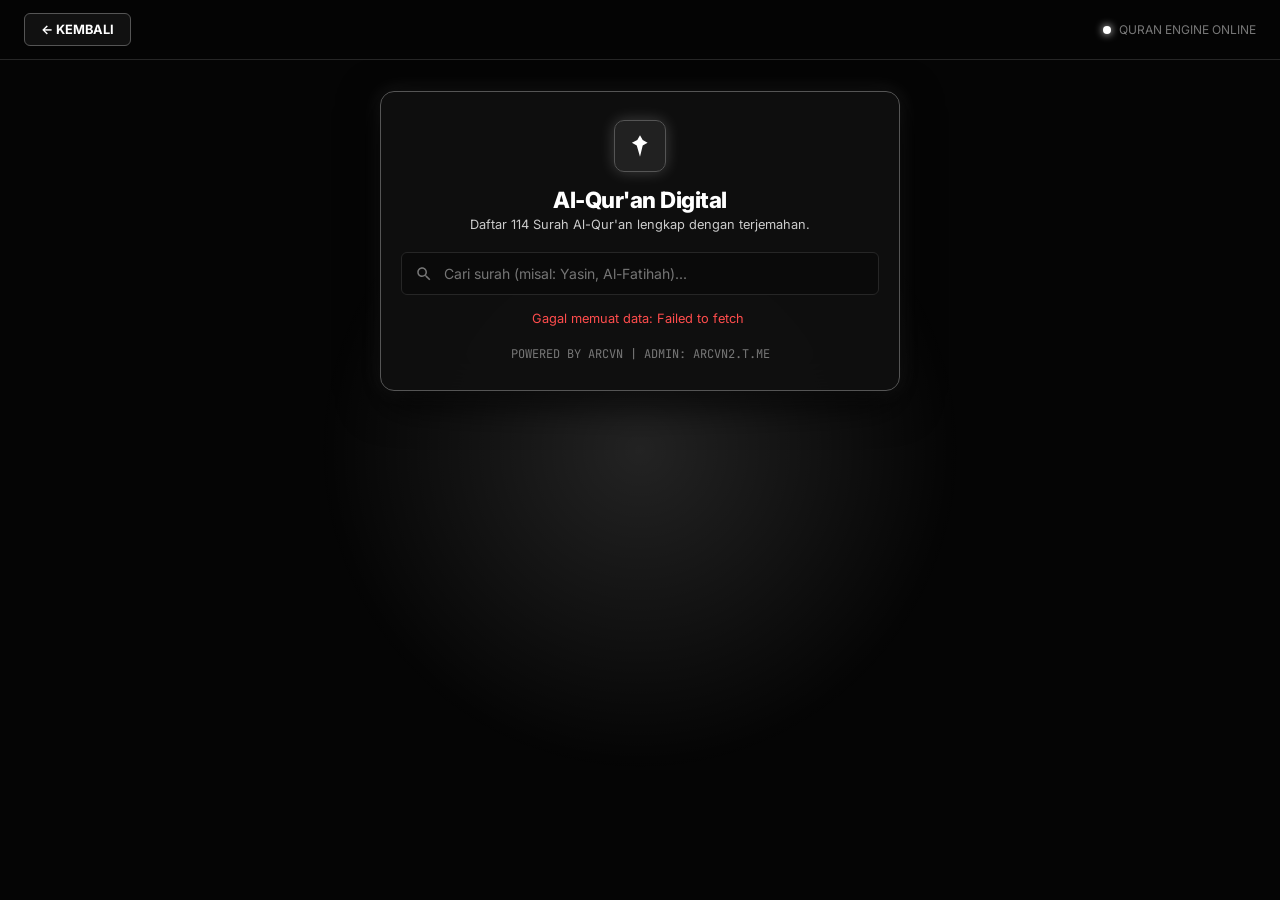
<file: quran.html>
<!DOCTYPE html>
<html lang="id">
<head>
  <meta charset="UTF-8">
  <meta name="viewport" content="width=device-width, initial-scale=1.0">
  <title>AL-QUR'AN ONLINE - ARCVN Code Library</title>
  
  <link rel="preconnect" href="https://fonts.googleapis.com">
  <link rel="preconnect" href="https://fonts.gstatic.com" crossorigin>
  <link href="https://fonts.googleapis.com/css2?family=Amiri:wght@400;700&family=Inter:wght@400;500;600;700;800;900&family=JetBrains+Mono:wght@400;500;700&display=swap" rel="stylesheet">

  <style>
    /* ==========================================================================
       DESIGN TOKENS (WHITE GLOW DARK EDITION)
       ========================================================================== */
    :root {
      --bg-core: #050505;
      --bg-card: rgba(15, 15, 15, 0.94);
      --bg-input: #0a0a0a;
      --bg-terminal: #020202;
      
      --border-dark: #262626;
      --border-light: #555555;
      --border-active: #ffffff;

      --text-main: #ffffff;
      --text-sub: #cccccc;
      --text-muted: #777777;

      --font-sans: 'Inter', -apple-system, sans-serif;
      --font-mono: 'JetBrains Mono', monospace;
      --font-arabic: 'Amiri', serif;

      --radius-sm: 6px;
      --radius-md: 10px;
      --radius-lg: 14px;

      --transition-fast: 0.2s cubic-bezier(0.4, 0, 0.2, 1);
    }

    * {
      box-sizing: border-box;
      margin: 0;
      padding: 0;
      font-family: var(--font-sans);
      -webkit-font-smoothing: antialiased;
    }

    body {
      background-color: var(--bg-core);
      color: var(--text-main);
      min-height: 100vh;
      display: flex;
      flex-direction: column;
      align-items: center;
      padding: 16px;
      position: relative;
    }

    /* Radial Ambient Background Glow */
    body::before {
      content: '';
      position: fixed;
      top: 50%;
      left: 50%;
      transform: translate(-50%, -50%);
      width: 650px;
      height: 650px;
      background: radial-gradient(circle, rgba(255, 255, 255, 0.12) 0%, rgba(0, 0, 0, 0) 70%);
      pointer-events: none;
      z-index: 0;
    }

    /* Top Navigation */
    .top-nav {
      position: fixed;
      top: 0;
      left: 0;
      width: 100%;
      height: 60px;
      background: rgba(5, 5, 5, 0.88);
      backdrop-filter: blur(14px);
      -webkit-backdrop-filter: blur(14px);
      border-bottom: 1px solid var(--border-dark);
      display: flex;
      justify-content: space-between;
      align-items: center;
      padding: 0 24px;
      z-index: 500;
    }

    .btn-back {
      display: inline-flex;
      align-items: center;
      gap: 8px;
      background: rgba(255, 255, 255, 0.05);
      border: 1px solid var(--border-light);
      color: var(--text-main);
      padding: 8px 16px;
      border-radius: var(--radius-sm);
      font-size: 0.8rem;
      font-weight: 700;
      text-decoration: none;
      cursor: pointer;
      transition: var(--transition-fast);
      text-transform: uppercase;
    }

    .btn-back:hover {
      background: #ffffff;
      color: #000000;
      box-shadow: 0 0 15px rgba(255, 255, 255, 0.6);
    }

    .nav-status {
      font-family: var(--font-mono);
      font-size: 0.75rem;
      color: var(--text-muted);
      display: flex;
      align-items: center;
      gap: 8px;
    }

    .status-dot {
      width: 8px;
      height: 8px;
      background-color: #ffffff;
      border-radius: 50%;
      box-shadow: 0 0 8px #ffffff;
      animation: blink 1.2s infinite;
    }

    @keyframes blink {
      0%, 100% { opacity: 1; }
      50% { opacity: 0.3; }
    }

    /* Main Container Card */
    .main-container {
      width: 100%;
      max-width: 520px;
      margin-top: 75px;
      margin-bottom: 30px;
      z-index: 10;
    }

    .glass-card {
      background: var(--bg-card);
      backdrop-filter: blur(18px);
      -webkit-backdrop-filter: blur(18px);
      border: 1px solid var(--border-light);
      border-radius: var(--radius-lg);
      padding: 28px 20px;
      box-shadow: 0 10px 40px rgba(0, 0, 0, 0.9), 0 0 20px rgba(255, 255, 255, 0.1);
    }

    .card-header {
      text-align: center;
      margin-bottom: 20px;
    }

    .icon-badge {
      width: 52px;
      height: 52px;
      background: rgba(255, 255, 255, 0.08);
      border: 1px solid var(--border-light);
      border-radius: var(--radius-md);
      display: flex;
      justify-content: center;
      align-items: center;
      margin: 0 auto 14px auto;
      box-shadow: 0 0 15px rgba(255, 255, 255, 0.2);
    }

    .icon-badge svg {
      width: 26px;
      height: 26px;
      fill: #ffffff;
    }

    .card-header h1 {
      font-size: 1.4rem;
      font-weight: 800;
      letter-spacing: -0.5px;
      color: var(--text-main);
    }

    .card-header p {
      font-size: 0.8rem;
      color: var(--text-sub);
      margin-top: 4px;
    }

    /* Input & Search */
    .search-box {
      position: relative;
      margin-bottom: 16px;
    }

    .search-box svg {
      position: absolute;
      left: 14px;
      top: 50%;
      transform: translateY(-50%);
      width: 18px;
      height: 18px;
      fill: var(--text-muted);
    }

    .input-field {
      width: 100%;
      padding: 12px 14px 12px 42px;
      background: var(--bg-input);
      border: 1px solid var(--border-dark);
      border-radius: var(--radius-sm);
      color: var(--text-main);
      font-size: 0.875rem;
      outline: none;
      transition: var(--transition-fast);
    }

    .input-field:focus {
      border-color: #ffffff;
      box-shadow: 0 0 12px rgba(255, 255, 255, 0.3);
    }

    /* Surah List Grid */
    .surah-list {
      display: flex;
      flex-direction: column;
      gap: 10px;
      max-height: 440px;
      overflow-y: auto;
      padding-right: 4px;
    }

    .surah-list::-webkit-scrollbar {
      width: 5px;
    }

    .surah-list::-webkit-scrollbar-thumb {
      background: #333333;
      border-radius: 4px;
    }

    .surah-item {
      display: flex;
      align-items: center;
      justify-content: space-between;
      padding: 12px 14px;
      background: rgba(255, 255, 255, 0.02);
      border: 1px solid var(--border-dark);
      border-radius: var(--radius-sm);
      cursor: pointer;
      transition: var(--transition-fast);
      text-decoration: none;
    }

    .surah-item:hover {
      background: rgba(255, 255, 255, 0.08);
      border-color: #ffffff;
      transform: translateX(2px);
    }

    .surah-info-left {
      display: flex;
      align-items: center;
      gap: 12px;
    }

    .surah-num {
      width: 32px;
      height: 32px;
      background: rgba(255, 255, 255, 0.05);
      border: 1px solid var(--border-dark);
      border-radius: var(--radius-sm);
      display: flex;
      align-items: center;
      justify-content: center;
      font-family: var(--font-mono);
      font-size: 0.75rem;
      font-weight: 700;
      color: var(--text-sub);
    }

    .surah-title {
      font-size: 0.9rem;
      font-weight: 700;
      color: #ffffff;
    }

    .surah-sub {
      font-size: 0.75rem;
      color: var(--text-muted);
    }

    .surah-arabic {
      font-family: var(--font-arabic);
      font-size: 1.25rem;
      color: #ffffff;
      direction: rtl;
    }

    /* Detail View Styles */
    .step-page {
      display: none;
    }

    .step-page.active {
      display: block;
    }

    .ayah-card {
      background: rgba(255, 255, 255, 0.02);
      border: 1px solid var(--border-dark);
      border-radius: var(--radius-sm);
      padding: 16px;
      margin-bottom: 12px;
    }

    .ayah-header {
      display: flex;
      justify-content: space-between;
      align-items: center;
      margin-bottom: 12px;
      font-family: var(--font-mono);
      font-size: 0.75rem;
      color: var(--text-muted);
    }

    .ayah-arabic {
      font-family: var(--font-arabic);
      font-size: 1.6rem;
      color: #ffffff;
      text-align: right;
      line-height: 2.2;
      margin-bottom: 12px;
    }

    .ayah-latin {
      font-size: 0.8rem;
      color: #cccccc;
      font-style: italic;
      margin-bottom: 6px;
    }

    .ayah-translate {
      font-size: 0.8rem;
      color: var(--text-muted);
    }

    .btn-submit {
      width: 100%;
      padding: 12px;
      background: linear-gradient(180deg, #ffffff 0%, #cccccc 100%);
      color: #000000;
      border: 1px solid #ffffff;
      border-radius: var(--radius-sm);
      font-size: 0.8rem;
      font-weight: 800;
      text-transform: uppercase;
      cursor: pointer;
      transition: var(--transition-fast);
      box-shadow: 0 0 12px rgba(255, 255, 255, 0.3);
      margin-bottom: 14px;
    }

    .btn-submit:hover {
      background: #ffffff;
      box-shadow: 0 0 20px rgba(255, 255, 255, 0.7);
    }

    .loading-wrapper {
      text-align: center;
      padding: 30px 0;
    }

    .rotate-spinner {
      width: 40px;
      height: 40px;
      border: 3px solid rgba(255, 255, 255, 0.15);
      border-top: 3px solid #ffffff;
      border-radius: 50%;
      margin: 0 auto 14px auto;
      animation: spin 0.75s linear infinite;
    }

    @keyframes spin {
      0% { transform: rotate(0deg); }
      100% { transform: rotate(360deg); }
    }

    .footer-info {
      text-align: center;
      margin-top: 20px;
      font-size: 0.75rem;
      color: var(--text-muted);
      font-family: var(--font-mono);
    }
  </style>
</head>
<body>

  <!-- Top Bar -->
  <nav class="top-nav">
    <button class="btn-back" onclick="goBack()">← Kembali</button>
    <div class="nav-status">
      <div class="status-dot"></div>
      <span>QURAN ENGINE ONLINE</span>
    </div>
  </nav>

  <main class="main-container">
    <div class="glass-card">

      <!-- View 1: List Surah -->
      <div id="viewList" class="step-page active">
        <div class="card-header">
          <div class="icon-badge">
            <svg viewBox="0 0 24 24"><path d="M12 2l-2.5 4.5L4.5 9l4.5 2.5L12 22l2.5-10.5L19 9l-4.5-2.5z"/></svg>
          </div>
          <h1>Al-Qur'an Digital</h1>
          <p>Daftar 114 Surah Al-Qur'an lengkap dengan terjemahan.</p>
        </div>

        <div class="search-box">
          <input type="text" id="searchInput" class="input-field" placeholder="Cari surah (misal: Yasin, Al-Fatihah)..." oninput="filterSurah()">
          <svg viewBox="0 0 24 24"><path d="M15.5 14h-.79l-.28-.27C15.41 12.59 16 11.11 16 9.5 16 5.91 13.09 3 9.5 3S3 5.91 3 9.5 5.91 16 9.5 16c1.61 0 3.09-.59 4.23-1.57l.27.28v.79l5 4.99L20.49 19l-4.99-5zm-6 0C7.01 14 5 11.99 5 9.5S7.01 5 9.5 5 14 7.01 14 9.5 11.99 14 9.5 14z"/></svg>
        </div>

        <div class="surah-list" id="surahContainer">
          <div class="loading-wrapper">
            <div class="rotate-spinner"></div>
            <p style="font-size: 0.8rem; color: var(--text-sub);">Memuat daftar surah...</p>
          </div>
        </div>
      </div>

      <!-- View 2: Loading State -->
      <div id="viewLoading" class="step-page">
        <div class="loading-wrapper">
          <div class="rotate-spinner"></div>
          <h1 id="loadingTitle" style="font-size: 1.1rem; font-weight: 800;">Memuat Surah...</h1>
          <p style="font-size: 0.775rem; color: var(--text-sub); margin-top: 6px;">Mengambil ayat Al-Qur'an...</p>
        </div>
      </div>

      <!-- View 3: Detail Surah & Ayat -->
      <div id="viewDetail" class="step-page">
        <button class="btn-submit" onclick="showView('viewList')">← Kembali ke Daftar Surah</button>
        
        <div class="card-header" style="margin-bottom: 16px;">
          <h1 id="detailTitle">Surah Name</h1>
          <p id="detailSub">Translate · 0 Ayat</p>
        </div>

        <div id="ayatsContainer"></div>
      </div>

      <div class="footer-info">
        POWERED BY ARCVN | ADMIN: ARCVN2.T.ME
      </div>

    </div>
  </main>

  <script>
    let surahData = [];

    function goBack() {
      if (document.referrer) {
        window.history.back();
      } else {
        window.location.href = 'index.html';
      }
    }

    function showView(viewId) {
      document.querySelectorAll('.step-page').forEach(page => page.classList.remove('active'));
      document.getElementById(viewId).classList.add('active');
    }

    // Load All Surahs
    async function fetchSurahs() {
      try {
        const res = await fetch('https://equran.id/api/v2/surat');
        const json = await res.json();
        
        if (json.code === 200) {
          surahData = json.data;
          renderSurahList(surahData);
        } else {
          throw new Error("Gagal mengambil data");
        }
      } catch (err) {
        document.getElementById('surahContainer').innerHTML = 
          `<p style="text-align:center; color:#ff4d4d; font-size:0.8rem;">Gagal memuat data: ${err.message}</p>`;
      }
    }

    // Render Surah Grid
    function renderSurahList(list) {
      const container = document.getElementById('surahContainer');
      container.innerHTML = '';

      if (list.length === 0) {
        container.innerHTML = `<p style="text-align:center; color:var(--text-muted); font-size:0.8rem; padding: 20px;">Surah tidak ditemukan</p>`;
        return;
      }

      list.forEach(item => {
        const el = document.createElement('div');
        el.className = 'surah-item';
        el.onclick = () => openSurahDetail(item.nomor, item.namaLatin);
        
        el.innerHTML = `
          <div class="surah-info-left">
            <div class="surah-num">${item.nomor}</div>
            <div>
              <div class="surah-title">${item.namaLatin}</div>
              <div class="surah-sub">${item.arti} · ${item.jumlahAyat} Ayat</div>
            </div>
          </div>
          <div class="surah-arabic">${item.nama}</div>
        `;
        container.appendChild(el);
      });
    }

    // Filter Search Input
    function filterSurah() {
      const query = document.getElementById('searchInput').value.toLowerCase().trim();
      const filtered = surahData.filter(s => 
        s.namaLatin.toLowerCase().includes(query) || 
        s.arti.toLowerCase().includes(query) ||
        s.nomor.toString() === query
      );
      renderSurahList(filtered);
    }

    // Load & Render Detail Ayats
    async function openSurahDetail(nomor, namaLatin) {
      document.getElementById('loadingTitle').innerText = `Memuat ${namaLatin}...`;
      showView('viewLoading');

      try {
        const res = await fetch(`https://equran.id/api/v2/surat/${nomor}`);
        const json = await res.json();

        if (json.code === 200) {
          const detail = json.data;
          
          document.getElementById('detailTitle').innerText = `${detail.nomor}. ${detail.namaLatin} (${detail.nama})`;
          document.getElementById('detailSub').innerText = `${detail.arti} · ${detail.jumlahAyat} Ayat · ${detail.tempatTurun}`;

          const ayatsContainer = document.getElementById('ayatsContainer');
          ayatsContainer.innerHTML = '';

          detail.ayat.forEach(ayat => {
            const card = document.createElement('div');
            card.className = 'ayah-card';
            card.innerHTML = `
              <div class="ayah-header">
                <span>AYAT ${ayat.nomorAyat}</span>
              </div>
              <div class="ayah-arabic">${ayat.teksArab}</div>
              <div class="ayah-latin">${ayat.teksLatin}</div>
              <div class="ayah-translate">${ayat.teksIndonesia}</div>
            `;
            ayatsContainer.appendChild(card);
          });

          showView('viewDetail');
          window.scrollTo({ top: 0, behavior: 'smooth' });
        }
      } catch (err) {
        alert("Gagal memuat ayat: " + err.message);
        showView('viewList');
      }
    }

    // Initialize on page load
    window.onload = fetchSurahs;
  </script>
</body>
</html>
</file>
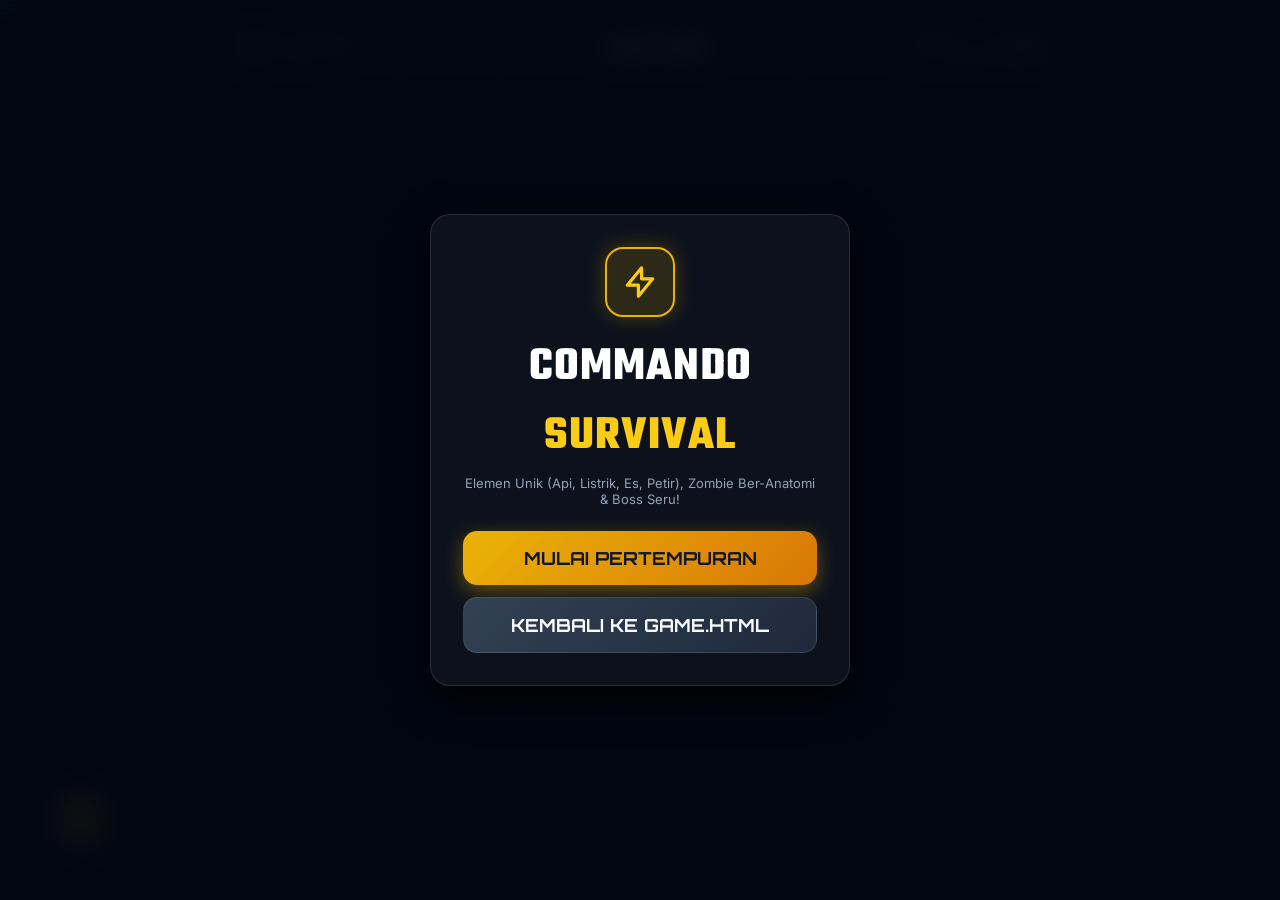
<file: surviveio.html>
<!DOCTYPE html>
<html lang="id">
<head>
    <meta charset="UTF-8">
    <meta name="viewport" content="width=device-width, initial-scale=1.0, maximum-scale=1.0, user-scalable=no">
    <title>Military Zombie Survival IO</title>
    <link href="https://fonts.googleapis.com/css2?family=Orbitron:wght@400;700;900&family=Teko:wght@600;700&family=Inter:wght@400;600;800&display=swap" rel="stylesheet">
    <style>
        * { box-sizing: border-box; margin: 0; padding: 0; }
        body {
            font-family: 'Inter', sans-serif;
            background-color: #07090e;
            color: #f3f4f6;
            overflow: hidden;
            touch-action: none;
            user-select: none;
            -webkit-user-select: none;
            width: 100vw;
            height: 100vh;
        }
        .font-tech { font-family: 'Orbitron', sans-serif; }
        .font-impact { font-family: 'Teko', sans-serif; }

        canvas { display: block; width: 100%; height: 100%; position: absolute; inset: 0; z-index: 0; }

        .scanlines {
            background: linear-gradient(rgba(18, 16, 16, 0) 50%, rgba(0, 0, 0, 0.35) 50%);
            background-size: 100% 4px;
            pointer-events: none;
            position: absolute; inset: 0; z-index: 10;
        }

        @keyframes neonGlow {
            0%, 100% { box-shadow: 0 0 15px rgba(234, 179, 8, 0.4), inset 0 0 15px rgba(234, 179, 8, 0.2); }
            50% { box-shadow: 0 0 30px rgba(234, 179, 8, 0.8), inset 0 0 25px rgba(234, 179, 8, 0.4); }
        }

        @keyframes modalPop {
            0% { transform: scale(0.85); opacity: 0; }
            100% { transform: scale(1); opacity: 1; }
        }

        .glass-panel {
            background: rgba(13, 18, 30, 0.96);
            backdrop-filter: blur(16px);
            -webkit-backdrop-filter: blur(16px);
            border: 1px solid rgba(255, 255, 255, 0.12);
            box-shadow: 0 12px 40px 0 rgba(0, 0, 0, 0.9);
            border-radius: 20px;
        }

        .glass-card {
            border-radius: 14px;
            padding: 14px 18px;
            display: flex;
            align-items: center;
            gap: 14px;
            cursor: pointer;
            transition: all 0.2s cubic-bezier(0.4, 0, 0.2, 1);
        }
        .glass-card:active {
            transform: scale(0.97);
            filter: brightness(1.2);
        }

        .hud-overlay {
            position: absolute; inset: 0; z-index: 20;
            pointer-events: none;
            display: flex; flex-direction: column; justify-content: space-between;
            padding: 16px;
        }
        .hud-top {
            width: 100%; max-width: 850px; margin: 0 auto;
            display: flex; flex-direction: column; gap: 8px;
        }
        .hud-header {
            display: flex; justify-content: space-between; align-items: center;
            background: rgba(15, 23, 42, 0.9); padding: 10px 18px; border-radius: 14px;
            border: 1px solid rgba(51, 65, 85, 0.6);
            box-shadow: 0 4px 20px rgba(0,0,0,0.5);
        }
        .level-badge {
            width: 40px; height: 40px; border-radius: 10px; background: rgba(234, 179, 8, 0.15);
            border: 1px solid #eab308; display: flex; align-items: center; justify-content: center;
            color: #facc15; font-weight: bold; font-size: 18px;
        }
        .bar-container {
            width: 100%; height: 9px; background: rgba(15, 23, 42, 0.9); border-radius: 999px; overflow: hidden;
            border: 1px solid rgba(255,255,255,0.08); padding: 1px;
        }
        .bar-fill-hp { height: 100%; background: linear-gradient(to right, #15803d, #4ade80); border-radius: 999px; width: 100%; transition: width 0.2s; }
        .bar-fill-exp { height: 100%; background: linear-gradient(to right, #0891b2, #22d3ee); border-radius: 999px; width: 0%; transition: width 0.15s; }

        .joystick-zone {
            pointer-events: auto; position: relative; width: 130px; height: 130px;
            border-radius: 50%; background: rgba(15, 23, 42, 0.45); border: 2px solid rgba(100, 116, 139, 0.4);
            backdrop-filter: blur(8px);
            display: flex; align-items: center; justify-content: center;
            box-shadow: inset 0 0 15px rgba(0,0,0,0.5);
        }
        .joystick-knob {
            position: absolute; width: 52px; height: 52px; border-radius: 50%;
            background: linear-gradient(135deg, #facc15, #d97706); border: 2px solid #fff;
            box-shadow: 0 4px 15px rgba(234, 179, 8, 0.4);
            transition: transform 0.05s linear;
        }

        .modal {
            position: absolute; inset: 0; z-index: 100; background: rgba(3, 7, 18, 0.95);
            backdrop-filter: blur(12px);
            display: flex; align-items: center; justify-content: center; padding: 16px;
            pointer-events: auto;
        }
        .hidden { display: none !important; pointer-events: none; }
        
        .btn-primary {
            width: 100%; padding: 16px; background: linear-gradient(135deg, #eab308, #d97706);
            color: #0f172a; font-weight: bold; font-size: 18px; border: none; border-radius: 14px;
            cursor: pointer; box-shadow: 0 6px 20px rgba(234, 179, 8, 0.4);
            transition: all 0.2s;
            animation: neonGlow 3s infinite;
        }
        .btn-primary:active { transform: scale(0.97); }

        .btn-secondary {
            width: 100%; padding: 16px; background: linear-gradient(135deg, #334155, #1e293b);
            color: #f8fafc; font-weight: bold; font-size: 18px; border: 1px solid rgba(255,255,255,0.1); border-radius: 14px;
            cursor: pointer; transition: all 0.2s;
        }
        .btn-secondary:active { transform: scale(0.97); }

        .modal-content {
            animation: modalPop 0.3s cubic-bezier(0.175, 0.885, 0.32, 1.275);
        }
    </style>
</head>
<body>

    <canvas id="gameCanvas"></canvas>
    <div class="scanlines"></div>

    <!-- HUD Overlay -->
    <div id="hud" class="hud-overlay">
        <div class="hud-top">
            <div class="hud-header">
                <div style="display: flex; align-items: center; gap: 12px;">
                    <div class="level-badge font-tech" id="playerLevelText">1</div>
                    <div>
                        <div style="font-size: 11px; color: #94a3b8; font-weight: 600; text-transform: uppercase; letter-spacing: 1px;">Commando Elite</div>
                        <div style="font-size: 12px; color: #facc15; font-family: monospace; font-weight: bold;" id="killCountText">Kills: 0</div>
                    </div>
                </div>

                <div class="font-tech" style="font-size: 24px; font-weight: 900; color: #fff; letter-spacing: 3px; text-shadow: 0 0 10px rgba(255,255,255,0.3);" id="gameTimer">00:00</div>

                <div style="width: 130px;">
                    <div style="display: flex; justify-content: space-between; font-size: 11px; font-weight: bold; font-family: monospace; margin-bottom: 3px;">
                        <span style="color: #4ade80;">HEALTH</span>
                        <span id="hpText" style="color: #cbd5e1;">100/100</span>
                    </div>
                    <div class="bar-container">
                        <div id="hpBar" class="bar-fill-hp"></div>
                    </div>
                </div>
            </div>

            <div class="bar-container" style="height: 7px;">
                <div id="expBar" class="bar-fill-exp"></div>
            </div>

            <!-- Boss HUD -->
            <div id="bossHud" class="hidden glass-panel" style="padding: 10px 16px; border: 1px solid rgba(239, 68, 68, 0.5);">
                <div style="display: flex; justify-content: space-between; font-size: 12px; font-family: 'Orbitron', sans-serif; font-weight: bold; color: #ef4444; margin-bottom: 6px;">
                    <span id="bossName" style="display:flex; align-items:center; gap:6px;">
                        <span style="width:8px; height:8px; background:#ef4444; border-radius:50%; box-shadow:0 0 8px #ef4444;"></span>
                        BOSS MUTANT
                    </span>
                    <span id="bossHpText" style="font-family: monospace;">1000/1000</span>
                </div>
                <div class="bar-container" style="height: 10px; background: rgba(69, 10, 10, 0.5);">
                    <div id="bossHpBar" style="height: 100%; background: linear-gradient(to right, #991b1b, #ef4444); border-radius: 999px; width: 100%; transition: width 0.15s;"></div>
                </div>
            </div>
        </div>

        <div style="display: flex; justify-content: space-between; align-items: flex-end; width: 100%;">
            <div id="joystickZone" class="joystick-zone">
                <div id="joystickKnob" class="joystick-knob"></div>
            </div>
        </div>
    </div>

    <!-- Level Up Modal -->
    <div id="levelUpModal" class="modal hidden">
        <div class="glass-panel modal-content" style="width: 100%; max-width: 500px; max-height: 85vh; overflow-y: auto; padding: 24px; text-align: center; border-color: rgba(234, 179, 8, 0.4);">
            <div class="font-impact" style="font-size: 42px; color: #facc15; letter-spacing: 2px; text-shadow: 0 0 15px rgba(234,179,8,0.4);">LEVEL UP!</div>
            <p style="font-size: 13px; color: #94a3b8; margin-bottom: 20px;">Pilih 1 Upgrade Elemen & Senjata Khusus</p>
            <div id="skillOptionsContainer" style="display: flex; flex-direction: column; gap: 12px;"></div>
        </div>
    </div>

    <!-- Start Menu (With Return to game.html Button) -->
    <div id="startMenu" class="modal">
        <div class="glass-panel modal-content" style="width: 100%; max-width: 420px; padding: 32px; text-align: center;">
            <div style="width: 70px; height: 70px; margin: 0 auto 16px auto; background: rgba(234,179,8,0.15); border: 2px solid #eab308; border-radius: 18px; display: flex; align-items: center; justify-content: center; box-shadow: 0 0 20px rgba(234,179,8,0.3);">
                <svg style="width: 38px; height: 38px; color: #facc15;" fill="none" stroke="currentColor" viewBox="0 0 24 24"><path stroke-linecap="round" stroke-linejoin="round" stroke-width="2" d="M13 10V3L4 14h7v7l9-11h-7z"></path></svg>
            </div>
            <h1 class="font-impact" style="font-size: 48px; color: #fff; letter-spacing: 1px; margin-bottom: 4px;">COMMANDO <span style="color: #facc15;">SURVIVAL</span></h1>
            <p style="font-size: 13px; color: #94a3b8; margin-bottom: 24px;">Elemen Unik (Api, Listrik, Es, Petir), Zombie Ber-Anatomi & Boss Seru!</p>
            
            <div style="display: flex; flex-direction: column; gap: 12px;">
                <button id="startBtn" class="btn-primary font-tech">MULAI PERTEMPURAN</button>
                <button id="backBtn" class="btn-secondary font-tech">KEMBALI KE GAME.HTML</button>
            </div>
        </div>
    </div>

    <!-- Game Over Screen -->
    <div id="gameOverMenu" class="modal hidden">
        <div class="glass-panel modal-content" style="width: 100%; max-width: 400px; padding: 32px; text-align: center; border-color: rgba(239, 68, 68, 0.4);">
            <h2 class="font-impact" style="font-size: 48px; color: #ef4444; letter-spacing: 1px; margin-bottom: 4px;">MISSION FAILED</h2>
            <p style="font-size: 13px; color: #94a3b8; margin-bottom: 20px;">Prajurit gugur dalam tugas.</p>
            
            <div style="background: rgba(15, 23, 42, 0.8); padding: 16px; border-radius: 12px; margin-bottom: 20px; font-size: 13px; display: flex; justify-content: space-between; border: 1px solid rgba(255,255,255,0.06);">
                <span style="color: #94a3b8;">Zombies Eliminated:</span>
                <span id="finalKills" style="color: #22d3ee; font-weight: bold; font-family: monospace;">0</span>
            </div>

            <button id="restartBtn" class="btn-primary font-tech" style="background: linear-gradient(135deg, #dc2626, #991b1b); color: #fff; box-shadow: 0 6px 20px rgba(220, 38, 38, 0.4);">MAIN LAGI</button>
        </div>
    </div>

    <script>
        class SoundFX {
            constructor() { this.ctx = null; }
            init() { if (!this.ctx) this.ctx = new (window.AudioContext || window.webkitAudioContext)(); }
            playShoot() {
                if (!this.ctx) return;
                const osc = this.ctx.createOscillator();
                const gain = this.ctx.createGain();
                osc.type = 'sawtooth';
                osc.frequency.setValueAtTime(280, this.ctx.currentTime);
                osc.frequency.exponentialRampToValueAtTime(40, this.ctx.currentTime + 0.08);
                gain.gain.setValueAtTime(0.12, this.ctx.currentTime);
                gain.gain.exponentialRampToValueAtTime(0.01, this.ctx.currentTime + 0.08);
                osc.connect(gain); gain.connect(this.ctx.destination);
                osc.start(); osc.stop(this.ctx.currentTime + 0.08);
            }
            playHit() {
                if (!this.ctx) return;
                const osc = this.ctx.createOscillator();
                const gain = this.ctx.createGain();
                osc.type = 'triangle';
                osc.frequency.setValueAtTime(110, this.ctx.currentTime);
                osc.frequency.exponentialRampToValueAtTime(30, this.ctx.currentTime + 0.05);
                gain.gain.setValueAtTime(0.08, this.ctx.currentTime);
                gain.gain.exponentialRampToValueAtTime(0.01, this.ctx.currentTime + 0.05);
                osc.connect(gain); gain.connect(this.ctx.destination);
                osc.start(); osc.stop(this.ctx.currentTime + 0.05);
            }
            playLevelUp() {
                if (!this.ctx) return;
                const now = this.ctx.currentTime;
                [261, 329, 392, 523].forEach((freq, idx) => {
                    const osc = this.ctx.createOscillator();
                    const gain = this.ctx.createGain();
                    osc.type = 'sine';
                    osc.frequency.setValueAtTime(freq, now + idx * 0.07);
                    gain.gain.setValueAtTime(0.15, now + idx * 0.07);
                    gain.gain.exponentialRampToValueAtTime(0.01, now + idx * 0.07 + 0.18);
                    osc.connect(gain); gain.connect(this.ctx.destination);
                    osc.start(now + idx * 0.07); osc.stop(now + idx * 0.07 + 0.18);
                });
            }
        }
        const sfx = new SoundFX();

        const canvas = document.getElementById('gameCanvas');
        const ctx = canvas.getContext('2d');

        function resizeCanvas() {
            canvas.width = window.innerWidth;
            canvas.height = window.innerHeight;
        }
        window.addEventListener('resize', resizeCanvas);
        resizeCanvas();

        let gameState = 'START';
        let gameTime = 0;
        let gameTimerInterval = null;
        let camera = { x: 0, y: 0 };

        const keys = { w: false, a: false, s: false, d: false, ArrowUp: false, ArrowLeft: false, ArrowDown: false, ArrowRight: false };
        window.addEventListener('keydown', e => { if (keys.hasOwnProperty(e.key)) keys[e.key] = true; });
        window.addEventListener('keyup', e => { if (keys.hasOwnProperty(e.key)) keys[e.key] = false; });

        let joystickActive = false;
        let joystickVector = { x: 0, y: 0 };
        const joystickZone = document.getElementById('joystickZone');
        const joystickKnob = document.getElementById('joystickKnob');

        function setupJoystick() {
            const handleTouch = (e) => {
                const rect = joystickZone.getBoundingClientRect();
                const touch = e.touches[0];
                if (!touch) return;
                const centerX = rect.left + rect.width / 2;
                const centerY = rect.top + rect.height / 2;
                let dx = touch.clientX - centerX;
                let dy = touch.clientY - centerY;
                const maxDist = rect.width / 2;
                const dist = Math.hypot(dx, dy);
                if (dist > maxDist) { dx = (dx / dist) * maxDist; dy = (dy / dist) * maxDist; }
                joystickVector = { x: dx / maxDist, y: dy / maxDist };
                joystickKnob.style.transform = `translate(${dx}px, ${dy}px)`;
            };
            joystickZone.addEventListener('touchstart', (e) => { joystickActive = true; handleTouch(e); }, { passive: true });
            joystickZone.addEventListener('touchmove', (e) => { if (joystickActive) handleTouch(e); }, { passive: true });
            const resetJoystick = () => {
                joystickActive = false;
                joystickVector = { x: 0, y: 0 };
                joystickKnob.style.transform = `translate(0px, 0px)`;
            };
            joystickZone.addEventListener('touchend', resetJoystick);
            joystickZone.addEventListener('touchcancel', resetJoystick);
        }
        setupJoystick();

        // 16 SKILLS
        const SKILL_DEFINITIONS = [
            {
                id: 'lightning', name: '⚡ Tesla Lightning', desc: 'Sambar musuh terdekat dengan petir secara periodik',
                themeBg: 'rgba(88, 28, 135, 0.4)', borderColor: '#a855f7', textColor: '#d8b4fe',
                apply: () => { player.hasLightning = true; player.lightningDmg += 20; }
            },
            {
                id: 'fireAura', name: '🔥 Napalm Flame Aura', desc: 'Bakar musuh sekitar dengan area lingkaran api',
                themeBg: 'rgba(124, 45, 18, 0.4)', borderColor: '#f97316', textColor: '#fdba74',
                apply: () => { player.hasFireAura = true; player.fireAuraRadius += 18; }
            },
            {
                id: 'frostNova', name: '❄️ Frost Nova Aura', desc: 'Bekukan & perlambat gerakan musuh di sekitar',
                themeBg: 'rgba(12, 74, 110, 0.4)', borderColor: '#0ea5e9', textColor: '#7dd3fc',
                apply: () => { player.hasFrost = true; player.frostRadius += 20; }
            },
            {
                id: 'explosiveRounds', name: '💥 Explosive Payload', desc: 'Peluru meledak menghasilkan area damage masif',
                themeBg: 'rgba(153, 27, 27, 0.4)', borderColor: '#ef4444', textColor: '#fca5a5',
                apply: () => { player.hasExplosive = true; }
            },
            {
                id: 'orbitalBlade', name: '⚙️ Orbital Saw Blade', desc: 'Gergaji putar elemen besi mengelilingi prajurit',
                themeBg: 'rgba(113, 63, 18, 0.4)', borderColor: '#eab308', textColor: '#fde047',
                apply: () => { player.orbitalBlades.push({ angle: (player.orbitalBlades.length * Math.PI) / 2 }); }
            },
            {
                id: 'damage', name: '🎯 High Caliber Ammo', desc: 'Meningkatkan Damage Tembakan Utama (+25%)',
                themeBg: 'rgba(127, 29, 29, 0.4)', borderColor: '#dc2626', textColor: '#fecaca',
                apply: () => { player.damageMult += 0.25; }
            },
            {
                id: 'range', name: '🔭 Long Range Scope', desc: 'Meningkatkan Jangkauan Tembak (+50px)',
                themeBg: 'rgba(30, 58, 138, 0.4)', borderColor: '#3b82f6', textColor: '#93c5fd',
                apply: () => { player.attackRange += 50; }
            },
            {
                id: 'atkSpeed', name: '⚡ Rapid Trigger', desc: 'Meningkatkan Kecepatan Tembak (+20%)',
                themeBg: 'rgba(22, 78, 99, 0.4)', borderColor: '#06b6d4', textColor: '#67e8f9',
                apply: () => { player.attackInterval = Math.max(6, player.attackInterval * 0.82); }
            },
            {
                id: 'multishot', name: '🔫 Multi-Barrel Rifle', desc: 'Menembakkan peluru ekstra secara bersamaan',
                themeBg: 'rgba(49, 46, 129, 0.4)', borderColor: '#6366f1', textColor: '#a5b4fc',
                apply: () => { player.projectilesPerShot += 1; }
            },
            {
                id: 'bulletSize', name: '🛡️ Armor Piercing Shells', desc: 'Memperbesar Ukuran & Area Hit Peluru (+40%)',
                themeBg: 'rgba(76, 29, 149, 0.4)', borderColor: '#8b5cf6', textColor: '#c4b5fd',
                apply: () => { player.bulletSize += 2; }
            },
            {
                id: 'lifesteal', name: '💉 Vampiric Bullets', desc: 'Setiap tembakan memulihkan HP (+1.2 HP/Hit)',
                themeBg: 'rgba(136, 19, 55, 0.4)', borderColor: '#f43f5e', textColor: '#fda4af',
                apply: () => { player.lifesteal += 1.2; }
            },
            {
                id: 'moveSpeed', name: '🥾 Tactical Boots', desc: 'Meningkatkan Kecepatan Jalan Prajurit (+15%)',
                themeBg: 'rgba(6, 78, 59, 0.4)', borderColor: '#10b981', textColor: '#6ee7b7',
                apply: () => { player.speed += 0.5; }
            },
            {
                id: 'maxHp', name: '🦺 Kevlar Vest Upgrade', desc: 'Meningkatkan Max HP (+30) & Heal Full',
                themeBg: 'rgba(20, 83, 45, 0.4)', borderColor: '#22c55e', textColor: '#86efac',
                apply: () => { player.maxHp += 30; player.hp = player.maxHp; }
            },
            {
                id: 'critRate', name: '👁️ Laser Scope', desc: 'Meningkatkan Peluang Critical Hit (+15%)',
                themeBg: 'rgba(113, 63, 18, 0.4)', borderColor: '#eab308', textColor: '#fef08a',
                apply: () => { player.critChance = Math.min(0.85, player.critChance + 0.15); }
            },
            {
                id: 'hpRegen', name: '🧬 Bio-Regen Stimpack', desc: 'Memulihkan 1 HP setiap 2 detik secara otomatis',
                themeBg: 'rgba(4, 120, 87, 0.4)', borderColor: '#34d399', textColor: '#a7f3d0',
                apply: () => { player.hpRegenRate += 0.5; }
            },
            {
                id: 'heavyArmor', name: '🛡️ Ceramic Plating', desc: 'Mengurangi damage yang diterima musuh (-15%)',
                themeBg: 'rgba(51, 65, 85, 0.4)', borderColor: '#64748b', textColor: '#cbd5e1',
                apply: () => { player.damageReduction += 0.15; }
            }
        ];

        let player = {
            x: 0, y: 0, radius: 18, speed: 3.2, hp: 100, maxHp: 100,
            level: 1, exp: 0, nextExp: 20, kills: 0, angle: 0,
            damageMult: 1.0, attackRange: 280, bulletSize: 3, lifesteal: 0,
            attackInterval: 22, attackCooldown: 0, projectilesPerShot: 1,
            critChance: 0.05, critMult: 2.0, pickupRadius: 90, orbitalBlades: [],
            hasLightning: false, lightningTimer: 0, lightningInterval: 60, lightningDmg: 30,
            hasFireAura: false, fireAuraRadius: 65, fireAuraDmg: 8, fireAuraTimer: 0,
            hasFrost: false, frostRadius: 60,
            hasExplosive: false, hpRegenRate: 0, hpRegenTimer: 0, expMultiplier: 1.0,
            damageReduction: 0.0, knockbackPower: 2
        };

        let zombies = [];
        let bullets = [];
        let expGems = [];
        let floatingTexts = [];
        let particles = [];
        let currentBoss = null;

        function initGame() {
            player.x = 0; player.y = 0; player.hp = 100; player.maxHp = 100;
            player.level = 1; player.exp = 0; player.nextExp = 25; player.kills = 0;
            player.speed = 3.2; player.damageMult = 1.0; player.attackRange = 280;
            player.bulletSize = 3; player.lifesteal = 0; player.attackInterval = 22;
            player.projectilesPerShot = 1; player.critChance = 0.05; player.critMult = 2.0;
            player.pickupRadius = 90; player.orbitalBlades = []; player.hasLightning = false;
            player.hasFireAura = false; player.hasFrost = false; player.hasExplosive = false;
            player.hpRegenRate = 0; player.expMultiplier = 1.0; player.damageReduction = 0.0;
            player.knockbackPower = 2;

            zombies = []; bullets = []; expGems = []; floatingTexts = []; particles = []; currentBoss = null;
            gameTime = 0;

            camera.x = player.x - canvas.width / 2;
            camera.y = player.y - canvas.height / 2;

            updateHud();

            if (gameTimerInterval) clearInterval(gameTimerInterval);
            gameTimerInterval = setInterval(() => { if (gameState === 'PLAYING') gameTime++; }, 1000);
            document.getElementById('bossHud').classList.add('hidden');
        }

        function spawnZombie() {
            if (currentBoss) return;
            const spawnDistance = Math.hypot(canvas.width, canvas.height) / 2 + 100;
            const angle = Math.random() * Math.PI * 2;
            const roll = Math.random();

            let zType = 'normal';
            let color = '#4ade80';
            let radius = 16;
            let hp = 30 + player.level * 8;
            let speed = 1.5 + Math.random() * 0.5;

            if (roll > 0.75 && roll <= 0.92) {
                zType = 'runner';
                color = '#facc15';
                radius = 13;
                hp = 20 + player.level * 5;
                speed = 2.6 + Math.random() * 0.4;
            } else if (roll > 0.92) {
                zType = 'tank';
                color = '#ef4444';
                radius = 24;
                hp = 100 + player.level * 25;
                speed = 1.0 + Math.random() * 0.3;
            }

            zombies.push({
                x: player.x + Math.cos(angle) * spawnDistance,
                y: player.y + Math.sin(angle) * spawnDistance,
                radius: radius, hp: hp, maxHp: hp, speed: speed, color: color, type: zType,
                animWalk: Math.random() * Math.PI * 2
            });
        }

        function checkAndSpawnBoss(level) {
            if (level % 5 === 0) {
                zombies = []; expGems = [];
                currentBoss = {
                    x: player.x + 400, y: player.y + 400, radius: 46,
                    hp: 1500 + level * 400, maxHp: 1500 + level * 400, speed: 1.7,
                    animWalk: 0
                };
                document.getElementById('bossHud').classList.remove('hidden');
                updateBossHpUI();
            }
        }

        function updateBossHpUI() {
            if (!currentBoss) return;
            const pct = Math.max(0, (currentBoss.hp / currentBoss.maxHp) * 100);
            document.getElementById('bossHpBar').style.width = pct + '%';
            document.getElementById('bossHpText').textContent = `${Math.ceil(currentBoss.hp)}/${currentBoss.maxHp}`;
        }

        function update() {
            if (gameState !== 'PLAYING') return;

            if (player.hpRegenRate > 0) {
                player.hpRegenTimer++;
                if (player.hpRegenTimer >= 120) {
                    player.hpRegenTimer = 0;
                    if (player.hp < player.maxHp) { player.hp = Math.min(player.maxHp, player.hp + 1); updateHud(); }
                }
            }

            let moveX = 0, moveY = 0;
            if (keys.w || keys.ArrowUp) moveY -= 1;
            if (keys.s || keys.ArrowDown) moveY += 1;
            if (keys.a || keys.ArrowLeft) moveX -= 1;
            if (keys.d || keys.ArrowRight) moveX += 1;
            if (joystickActive) { moveX = joystickVector.x; moveY = joystickVector.y; }

            const moveLen = Math.hypot(moveX, moveY);
            if (moveLen > 0) {
                player.x += (moveX / moveLen) * player.speed;
                player.y += (moveY / moveLen) * player.speed;
            }

            camera.x += (player.x - canvas.width / 2 - camera.x) * 0.1;
            camera.y += (player.y - canvas.height / 2 - camera.y) * 0.1;

            if (player.hasLightning) {
                player.lightningTimer++;
                if (player.lightningTimer >= player.lightningInterval) {
                    player.lightningTimer = 0;
                    const targets = currentBoss ? [currentBoss] : zombies.slice(0, 3);
                    targets.forEach(t => {
                        const lDmg = Math.floor(player.lightningDmg * player.damageMult);
                        t.hp -= lDmg;
                        floatingTexts.push({ x: t.x, y: t.y, text: `⚡${lDmg}`, isCrit: true, alpha: 1.0 });
                        sfx.playHit();
                    });
                }
            }

            if (player.hasFireAura) {
                player.fireAuraTimer++;
                if (player.fireAuraTimer % 15 === 0) {
                    (currentBoss ? [currentBoss] : zombies).forEach(enemy => {
                        if (Math.hypot(enemy.x - player.x, enemy.y - player.y) < player.fireAuraRadius + enemy.radius) {
                            enemy.hp -= Math.floor(player.fireAuraDmg * player.damageMult);
                        }
                    });
                }
            }

            player.attackCooldown--;
            let target = currentBoss || zombies.find(z => Math.hypot(z.x - player.x, z.y - player.y) <= player.attackRange);

            if (target) {
                player.angle = Math.atan2(target.y - player.y, target.x - player.x);
                if (player.attackCooldown <= 0) {
                    player.attackCooldown = player.attackInterval;
                    sfx.playShoot();
                    for (let i = 0; i < player.projectilesPerShot; i++) {
                        const isCrit = Math.random() < player.critChance;
                        const dmg = Math.floor(20 * player.damageMult * (isCrit ? player.critMult : 1.0));
                        bullets.push({
                            x: player.x, y: player.y, startX: player.x, startY: player.y,
                            vx: Math.cos(player.angle + (i - (player.projectilesPerShot - 1) / 2) * 0.1) * 12,
                            vy: Math.sin(player.angle + (i - (player.projectilesPerShot - 1) / 2) * 0.1) * 12,
                            damage: dmg, isCrit: isCrit, range: player.attackRange
                        });
                    }
                }
            }

            player.orbitalBlades.forEach(blade => {
                blade.angle += 0.06;
                const bx = player.x + Math.cos(blade.angle) * 75;
                const by = player.y + Math.sin(blade.angle) * 75;
                (currentBoss ? [currentBoss] : zombies).forEach(enemy => {
                    if (enemy && Math.hypot(enemy.x - bx, enemy.y - by) < enemy.radius + 15) {
                        enemy.hp -= 2;
                    }
                });
            });

            for (let i = bullets.length - 1; i >= 0; i--) {
                const b = bullets[i];
                b.x += b.vx; b.y += b.vy;
                let hit = false;
                const targets = currentBoss ? [currentBoss] : zombies;

                for (let j = targets.length - 1; j >= 0; j--) {
                    const z = targets[j];
                    if (!z) continue;
                    if (Math.hypot(z.x - b.x, z.y - b.y) < z.radius + player.bulletSize) {
                        z.hp -= b.damage; hit = true; sfx.playHit();
                        floatingTexts.push({ x: b.x, y: b.y, text: b.damage, isCrit: b.isCrit, alpha: 1.0 });

                        const kbAngle = Math.atan2(z.y - player.y, z.x - player.x);
                        z.x += Math.cos(kbAngle) * player.knockbackPower;
                        z.y += Math.sin(kbAngle) * player.knockbackPower;

                        if (player.hasExplosive) {
                            targets.forEach(other => {
                                if (other && Math.hypot(other.x - b.x, other.y - b.y) < 55) {
                                    other.hp -= Math.floor(b.damage * 0.4);
                                }
                            });
                        }

                        if (player.lifesteal > 0 && player.hp < player.maxHp) {
                            player.hp = Math.min(player.maxHp, player.hp + player.lifesteal);
                        }

                        if (z.hp <= 0) {
                            if (z === currentBoss) {
                                player.kills += 10;
                                for (let g = 0; g < 10; g++) {
                                    expGems.push({ x: currentBoss.x + (Math.random() - 0.5) * 50, y: currentBoss.y + (Math.random() - 0.5) * 50, value: 15 });
                                }
                                currentBoss = null;
                                document.getElementById('bossHud').classList.add('hidden');
                            } else {
                                player.kills++; expGems.push({ x: z.x, y: z.y, value: 5 });
                                zombies.splice(j, 1);
                            }
                        }
                        break;
                    }
                }
                if (hit || Math.hypot(b.x - b.startX, b.y - b.startY) >= b.range) bullets.splice(i, 1);
            }

            if (!currentBoss && zombies.length < 22 && Math.random() < 0.03) spawnZombie();

            zombies.forEach(z => {
                let speedMult = player.hasFrost && Math.hypot(z.x - player.x, z.y - player.y) < player.frostRadius ? 0.5 : 1.0;
                const angle = Math.atan2(player.y - z.y, player.x - z.x);
                z.x += Math.cos(angle) * (z.speed * speedMult);
                z.y += Math.sin(angle) * (z.speed * speedMult);
                z.animWalk += 0.15;

                if (Math.hypot(player.x - z.x, player.y - z.y) < player.radius + z.radius) {
                    player.hp -= (z.type === 'tank' ? 0.8 : 0.4) * (1.0 - player.damageReduction);
                    updateHud();
                    if (player.hp <= 0) triggerGameOver();
                }
            });

            if (currentBoss) {
                const angle = Math.atan2(player.y - currentBoss.y, player.x - currentBoss.x);
                currentBoss.x += Math.cos(angle) * currentBoss.speed;
                currentBoss.y += Math.sin(angle) * currentBoss.speed;
                currentBoss.animWalk += 0.2;
                updateBossHpUI();
                if (Math.hypot(player.x - currentBoss.x, player.y - currentBoss.y) < player.radius + currentBoss.radius) {
                    player.hp -= 1.2 * (1.0 - player.damageReduction); updateHud();
                    if (player.hp <= 0) triggerGameOver();
                }
            }

            for (let i = expGems.length - 1; i >= 0; i--) {
                const gem = expGems[i];
                if (Math.hypot(player.x - gem.x, player.y - gem.y) < player.pickupRadius) {
                    gem.x += (player.x - gem.x) * 0.15; gem.y += (player.y - gem.y) * 0.15;
                    if (Math.hypot(player.x - gem.x, player.y - gem.y) < player.radius + 10) {
                        player.exp += Math.round(gem.value * player.expMultiplier); expGems.splice(i, 1);
                        if (player.exp >= player.nextExp) levelUp();
                        updateHud();
                    }
                }
            }

            for (let i = floatingTexts.length - 1; i >= 0; i--) {
                let ft = floatingTexts[i];
                ft.y -= 0.8; ft.alpha -= 0.03;
                if (ft.alpha <= 0) floatingTexts.splice(i, 1);
            }
        }

        function levelUp() {
            player.level++;
            player.exp -= player.nextExp;
            player.nextExp = Math.floor(player.nextExp * 1.35);
            sfx.playLevelUp();
            checkAndSpawnBoss(player.level);

            gameState = 'LEVEL_UP';
            const modal = document.getElementById('levelUpModal');
            const container = document.getElementById('skillOptionsContainer');
            container.innerHTML = '';

            const shuffled = [...SKILL_DEFINITIONS].sort(() => 0.5 - Math.random());
            shuffled.slice(0, 3).forEach(skill => {
                const card = document.createElement('div');
                card.className = 'glass-card';
                card.style.background = skill.themeBg || 'rgba(30, 41, 59, 0.85)';
                card.style.border = `1px solid ${skill.borderColor || '#475569'}`;
                
                card.innerHTML = `
                    <div style="flex: 1; text-align: left;">
                        <div style="font-weight: bold; color: ${skill.textColor || '#fff'}; font-size: 14px; font-family: 'Orbitron', sans-serif;">${skill.name}</div>
                        <div style="font-size: 11px; color: #94a3b8; margin-top: 2px;">${skill.desc}</div>
                    </div>
                    <button style="padding: 8px 14px; background: ${skill.borderColor || '#eab308'}; color: #000; font-weight: bold; border: none; border-radius: 8px; cursor: pointer;">PILIH</button>
                `;
                
                const selectSkill = (e) => {
                    if (e) { e.stopPropagation(); e.preventDefault(); }
                    skill.apply();
                    modal.classList.add('hidden');
                    gameState = 'PLAYING';
                    updateHud();
                };

                card.addEventListener('click', selectSkill);
                card.addEventListener('touchend', selectSkill);
                container.appendChild(card);
            });
            modal.classList.remove('hidden');
        }

        function updateHud() {
            document.getElementById('hpText').textContent = `${Math.ceil(Math.max(0, player.hp))}/${player.maxHp}`;
            document.getElementById('hpBar').style.width = Math.max(0, (player.hp / player.maxHp) * 100) + '%';
            document.getElementById('expBar').style.width = Math.min(100, (player.exp / player.nextExp) * 100) + '%';
            document.getElementById('playerLevelText').textContent = player.level;
            document.getElementById('killCountText').textContent = `Kills: ${player.kills}`;

            const mins = Math.floor(gameTime / 60).toString().padStart(2, '0');
            const secs = (gameTime % 60).toString().padStart(2, '0');
            document.getElementById('gameTimer').textContent = `${mins}:${secs}`;
        }

        function render() {
            ctx.clearRect(0, 0, canvas.width, canvas.height);
            ctx.save();
            ctx.translate(-camera.x, -camera.y);

            ctx.fillStyle = '#0a0e17';
            ctx.fillRect(camera.x - 50, camera.y - 50, canvas.width + 100, canvas.height + 100);

            ctx.strokeStyle = '#151c2c'; ctx.lineWidth = 2;
            const gridSize = 100;
            const startX = Math.floor((camera.x - 50) / gridSize) * gridSize;
            const startY = Math.floor((camera.y - 50) / gridSize) * gridSize;

            for (let x = startX; x < camera.x + canvas.width + 50; x += gridSize) {
                ctx.beginPath(); ctx.moveTo(x, camera.y - 50); ctx.lineTo(x, camera.y + canvas.height + 50); ctx.stroke();
            }
            for (let y = startY; y < camera.y + canvas.height + 50; y += gridSize) {
                ctx.beginPath(); ctx.moveTo(camera.x - 50, y); ctx.lineTo(camera.x + canvas.width + 50, y); ctx.stroke();
            }

            expGems.forEach(gem => {
                ctx.fillStyle = '#22d3ee';
                ctx.shadowColor = '#22d3ee'; ctx.shadowBlur = 6;
                ctx.beginPath(); ctx.arc(gem.x, gem.y, 4, 0, Math.PI * 2); ctx.fill();
                ctx.shadowBlur = 0;
            });

            zombies.forEach(z => {
                ctx.save();
                ctx.translate(z.x, z.y);
                const angle = Math.atan2(player.y - z.y, player.x - z.x);
                ctx.rotate(angle);

                const legOffset = Math.sin(z.animWalk) * 6;

                ctx.fillStyle = '#1e293b';
                ctx.fillRect(-6, -14 + legOffset, 5, 8);
                ctx.fillRect(-6, 6 - legOffset, 5, 8);

                ctx.fillStyle = z.color;
                ctx.shadowColor = z.color; ctx.shadowBlur = 8;
                ctx.beginPath(); ctx.arc(0, 0, z.radius, 0, Math.PI * 2); ctx.fill();
                ctx.shadowBlur = 0;

                ctx.fillStyle = z.color;
                if (z.type === 'tank') {
                    ctx.fillRect(-4, -z.radius - 8, 14, 8);
                    ctx.fillRect(-4, z.radius, 14, 8);
                } else if (z.type === 'runner') {
                    ctx.fillRect(2, -z.radius - 4, 12, 4);
                    ctx.fillRect(2, z.radius, 12, 4);
                } else {
                    ctx.fillRect(-2, -z.radius - 5, 10, 5);
                    ctx.fillRect(-2, z.radius, 10, 5);
                }

                ctx.fillStyle = '#0f172a';
                ctx.beginPath(); ctx.arc(4, 0, z.radius * 0.45, 0, Math.PI * 2); ctx.fill();

                ctx.fillStyle = z.type === 'runner' ? '#ff0000' : '#ef4444';
                ctx.shadowColor = '#ef4444'; ctx.shadowBlur = 6;
                ctx.fillRect(6, -4, 3, 3);
                ctx.fillRect(6, 2, 3, 3);
                ctx.shadowBlur = 0;

                ctx.restore();
            });

            if (currentBoss) {
                ctx.save();
                ctx.translate(currentBoss.x, currentBoss.y);
                const bAngle = Math.atan2(player.y - currentBoss.y, player.x - currentBoss.x);
                ctx.rotate(bAngle);

                const bLeg = Math.sin(currentBoss.animWalk) * 10;
                ctx.fillStyle = '#7f1d1d';
                ctx.fillRect(-12, -22 + bLeg, 10, 16);
                ctx.fillRect(-12, 6 - bLeg, 10, 16);

                ctx.fillStyle = '#ef4444';
                ctx.shadowColor = '#ef4444'; ctx.shadowBlur = 20;
                ctx.beginPath(); ctx.arc(0, 0, currentBoss.radius, 0, Math.PI * 2); ctx.fill();
                ctx.shadowBlur = 0;

                ctx.fillStyle = '#991b1b';
                ctx.fillRect(-10, -currentBoss.radius - 12, 24, 12);
                ctx.fillRect(-10, currentBoss.radius, 24, 12);

                ctx.fillStyle = '#0f172a';
                ctx.beginPath(); ctx.arc(10, 0, 20, 0, Math.PI * 2); ctx.fill();
                
                ctx.fillStyle = '#facc15';
                ctx.shadowColor = '#facc15'; ctx.shadowBlur = 10;
                ctx.fillRect(14, -8, 6, 6);
                ctx.fillRect(14, 2, 6, 6);
                ctx.shadowBlur = 0;

                ctx.restore();
            }

            if (player.hasFrost) {
                ctx.strokeStyle = 'rgba(14, 165, 233, 0.4)';
                ctx.fillStyle = 'rgba(14, 165, 233, 0.05)';
                ctx.lineWidth = 2;
                ctx.beginPath(); ctx.arc(player.x, player.y, player.frostRadius, 0, Math.PI * 2); ctx.fill(); ctx.stroke();
            }

            if (player.hasFireAura) {
                ctx.strokeStyle = 'rgba(249, 115, 22, 0.5)';
                ctx.fillStyle = 'rgba(249, 115, 22, 0.08)';
                ctx.lineWidth = 2;
                ctx.beginPath(); ctx.arc(player.x, player.y, player.fireAuraRadius, 0, Math.PI * 2); ctx.fill(); ctx.stroke();
            }

            ctx.strokeStyle = 'rgba(234, 179, 8, 0.25)';
            ctx.lineWidth = 1.5; ctx.setLineDash([8, 6]);
            ctx.beginPath(); ctx.arc(player.x, player.y, player.attackRange, 0, Math.PI * 2); ctx.stroke();
            ctx.setLineDash([]);

            ctx.fillStyle = '#15803d';
            ctx.beginPath(); ctx.arc(player.x, player.y, player.radius, 0, Math.PI * 2); ctx.fill();

            player.orbitalBlades.forEach(blade => {
                const bx = player.x + Math.cos(blade.angle) * 75;
                const by = player.y + Math.sin(blade.angle) * 75;
                ctx.fillStyle = '#f59e0b';
                ctx.shadowColor = '#f59e0b'; ctx.shadowBlur = 8;
                ctx.beginPath(); ctx.arc(bx, by, 8, 0, Math.PI * 2); ctx.fill();
                ctx.shadowBlur = 0;
            });

            bullets.forEach(b => {
                ctx.fillStyle = b.isCrit ? '#ef4444' : '#facc15';
                ctx.shadowColor = b.isCrit ? '#ef4444' : '#facc15'; ctx.shadowBlur = 6;
                ctx.beginPath(); ctx.arc(b.x, b.y, player.bulletSize + (b.isCrit ? 1.5 : 0), 0, Math.PI * 2); ctx.fill();
                ctx.shadowBlur = 0;
            });

            floatingTexts.forEach(ft => {
                ctx.font = ft.isCrit ? 'bold 16px Orbitron' : '12px Orbitron';
                ctx.fillStyle = ft.isCrit ? `rgba(239, 68, 68, ${ft.alpha})` : `rgba(255, 255, 255, ${ft.alpha})`;
                ctx.fillText(ft.text, ft.x, ft.y);
            });

            ctx.restore();
        }

        function triggerGameOver() {
            gameState = 'GAME_OVER';
            if (gameTimerInterval) clearInterval(gameTimerInterval);
            document.getElementById('finalKills').textContent = player.kills;
            document.getElementById('gameOverMenu').classList.remove('hidden');
        }

        function gameLoop() {
            update();
            render();
            requestAnimationFrame(gameLoop);
        }

        // Robust Click & Touch Handlers for Start and Restart
        const startBtn = document.getElementById('startBtn');
        const handleStart = (e) => {
            if (e) { e.stopPropagation(); e.preventDefault(); }
            sfx.init();
            document.getElementById('startMenu').classList.add('hidden');
            initGame();
            gameState = 'PLAYING';
        };
        startBtn.addEventListener('click', handleStart);
        startBtn.addEventListener('touchend', handleStart);

        // Back to game.html button handler
        const backBtn = document.getElementById('backBtn');
        const handleBack = (e) => {
            if (e) { e.stopPropagation(); e.preventDefault(); }
            window.location.href = 'game.html';
        };
        backBtn.addEventListener('click', handleBack);
        backBtn.addEventListener('touchend', handleBack);

        const restartBtn = document.getElementById('restartBtn');
        const handleRestart = (e) => {
            if (e) { e.stopPropagation(); e.preventDefault(); }
            document.getElementById('gameOverMenu').classList.add('hidden');
            initGame();
            gameState = 'PLAYING';
        };
        restartBtn.addEventListener('click', handleRestart);
        restartBtn.addEventListener('touchend', handleRestart);

        gameLoop();
    </script>
</body>
</html>
</file>
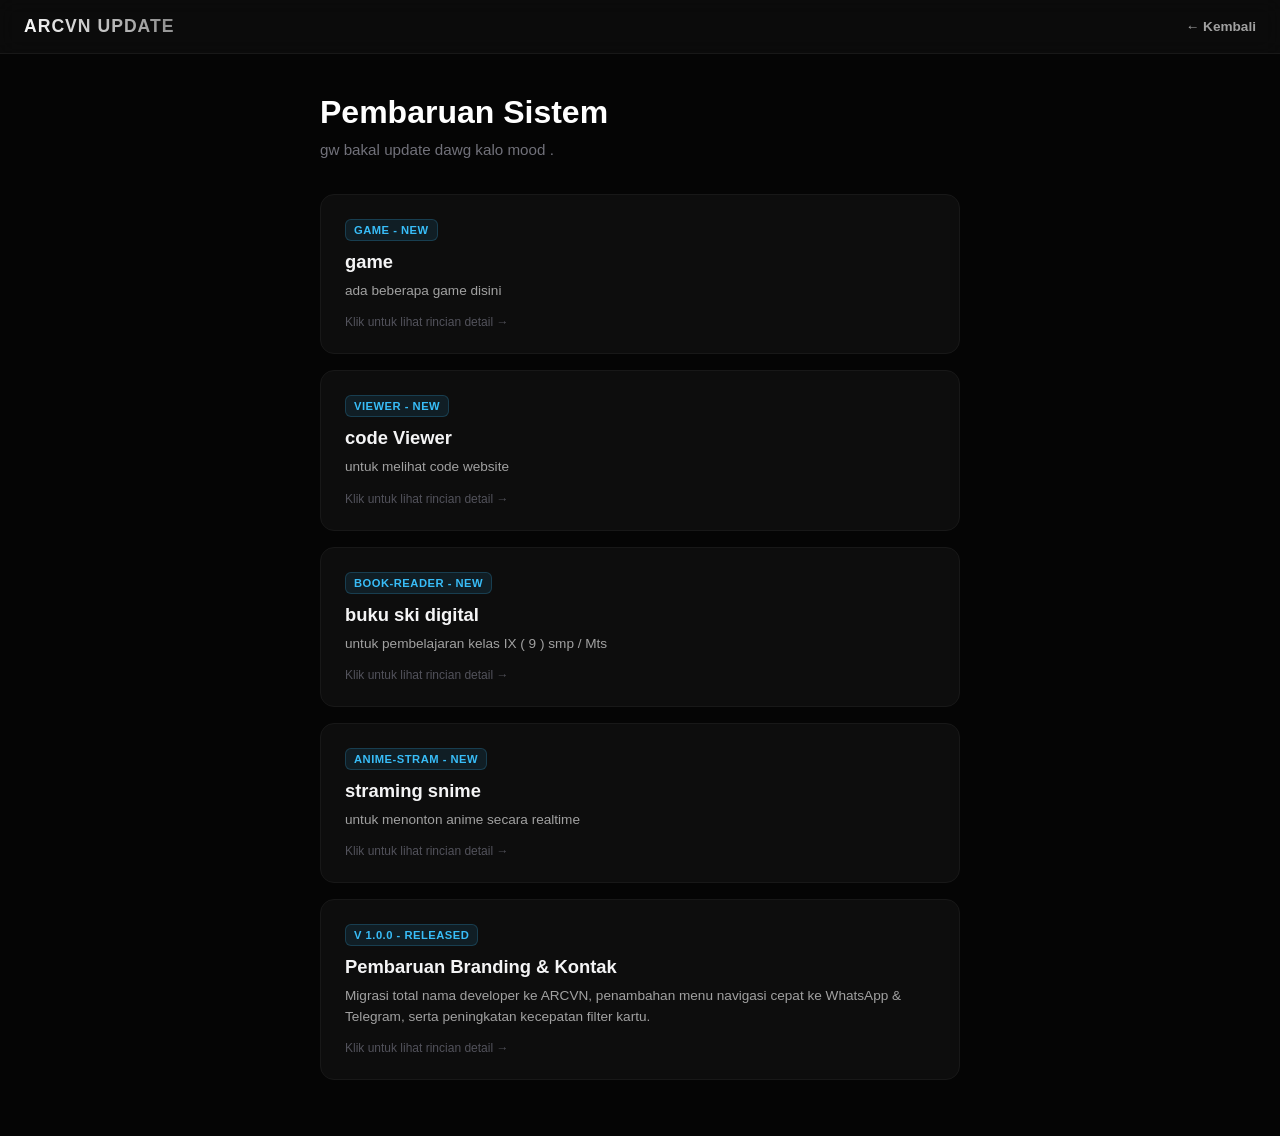
<file: update.html>
<!DOCTYPE html>
<html lang="id">
<head>
  <meta charset="UTF-8">
  <meta name="viewport" content="width=device-width, initial-scale=1.0">
  <title>ARCVN - New Updates</title>
  <style>
    /* Reset & Base Style */
    * {
      box-sizing: border-box;
      margin: 0;
      padding: 0;
      font-family: -apple-system, BlinkMacSystemFont, "Segoe UI", Roboto, Helvetica, Arial, sans-serif;
    }

    body {
      background-color: #050505;
      color: #e5e5e5;
      min-height: 100vh;
      display: flex;
      flex-direction: column;
    }

    /* Navbar */
    .navbar {
      display: flex;
      justify-content: space-between;
      align-items: center;
      padding: 16px 24px;
      background: rgba(13, 13, 13, 0.8);
      backdrop-filter: blur(10px);
      border-bottom: 1px solid #181818;
      position: sticky;
      top: 0;
      z-index: 10;
    }

    .brand-title {
      font-weight: 800;
      font-size: 1.1rem;
      letter-spacing: 1px;
      background: linear-gradient(45deg, #fff, #888);
      -webkit-background-clip: text;
      -webkit-text-fill-color: transparent;
    }

    .nav-back {
      color: #a1a1a1;
      text-decoration: none;
      font-size: 0.85rem;
      font-weight: 600;
      transition: color 0.2s ease;
    }

    .nav-back:hover {
      color: #ffffff;
    }

    /* Layout Container */
    .container {
      max-width: 680px;
      margin: 0 auto;
      padding: 40px 20px;
      width: 100%;
    }

    /* Hero Section */
    .hero-section {
      margin-bottom: 32px;
    }

    .hero-title {
      font-size: 2rem;
      font-weight: 700;
      color: #ffffff;
      margin-bottom: 8px;
    }

    .hero-subtitle {
      font-size: 0.95rem;
      color: #71717a;
      line-height: 1.5;
    }

    /* Update Card */
    .update-card {
      background: #0d0d0d;
      border: 1px solid #181818;
      padding: 24px;
      border-radius: 14px;
      margin-bottom: 16px;
      cursor: pointer;
      transition: all 0.25s cubic-bezier(0.4, 0, 0.2, 1);
      position: relative;
    }

    .update-card:hover {
      border-color: #333333;
      transform: translateY(-2px);
      box-shadow: 0 8px 24px rgba(0, 0, 0, 0.5);
    }

    .badge {
      display: inline-block;
      font-size: 0.7rem;
      color: #38bdf8;
      background: rgba(56, 189, 248, 0.1);
      border: 1px solid rgba(56, 189, 248, 0.2);
      padding: 4px 8px;
      border-radius: 6px;
      font-weight: 700;
      letter-spacing: 0.5px;
      margin-bottom: 10px;
    }

    .card-title {
      font-size: 1.15rem;
      font-weight: 600;
      color: #f4f4f5;
      margin-bottom: 8px;
    }

    .card-desc {
      font-size: 0.85rem;
      color: #a1a1a1;
      line-height: 1.5;
    }

    .card-hint {
      margin-top: 14px;
      font-size: 0.75rem;
      color: #52525b;
      font-weight: 500;
      display: flex;
      align-items: center;
      gap: 4px;
    }

    /* Modal / Popup Detail */
    .modal-overlay {
      position: fixed;
      top: 0;
      left: 0;
      width: 100%;
      height: 100%;
      background: rgba(0, 0, 0, 0.75);
      backdrop-filter: blur(6px);
      display: flex;
      justify-content: center;
      align-items: center;
      opacity: 0;
      visibility: hidden;
      transition: opacity 0.2s ease, visibility 0.2s ease;
      z-index: 100;
      padding: 20px;
    }

    .modal-overlay.active {
      opacity: 1;
      visibility: visible;
    }

    .modal-content {
      background: #121212;
      border: 1px solid #27272a;
      border-radius: 16px;
      padding: 28px;
      max-width: 500px;
      width: 100%;
      transform: scale(0.95);
      transition: transform 0.2s ease;
      box-shadow: 0 20px 40px rgba(0, 0, 0, 0.8);
    }

    .modal-overlay.active .modal-content {
      transform: scale(1);
    }

    .modal-header {
      display: flex;
      justify-content: space-between;
      align-items: flex-start;
      margin-bottom: 16px;
    }

    .modal-close {
      background: transparent;
      border: none;
      color: #71717a;
      font-size: 1.5rem;
      cursor: pointer;
      line-height: 1;
      transition: color 0.2s;
    }

    .modal-close:hover {
      color: #ffffff;
    }

    .modal-body p {
      font-size: 0.9rem;
      color: #d4d4d8;
      line-height: 1.6;
      margin-bottom: 12px;
    }

    .modal-body ul {
      margin-left: 20px;
      color: #a1a1a1;
      font-size: 0.85rem;
      line-height: 1.6;
    }

    .modal-body li {
      margin-bottom: 6px;
    }
  </style>
</head>
<body>

  <header class="navbar">
    <div class="brand">
      <span class="brand-title">ARCVN UPDATE</span>
    </div>
    <a href="index.html" class="nav-back">← Kembali</a>
  </header>

  <main class="container">
    <section class="hero-section">
      <h1 class="hero-title">Pembaruan Sistem</h1>
      <p class="hero-subtitle">gw bakal update dawg kalo mood .</p>
    </section>

    <!-- Card game -->
    <div class="update-card" onclick="openModal('modal-game-menu')">
      <span class="badge">GAME - NEW</span>
      <h3 class="card-title">game</h3>
      <p class="card-desc">ada beberapa game disini</p>
      <span class="card-hint">Klik untuk lihat rincian detail →</span>
    </div>

    <!-- Card code Viewer -->
    <div class="update-card" onclick="openModal('modal-all-code-web')">
      <span class="badge">VIEWER - NEW</span>
      <h3 class="card-title">code Viewer</h3>
      <p class="card-desc">untuk melihat code website</p>
      <span class="card-hint">Klik untuk lihat rincian detail →</span>
    </div>

    <!-- Card buku ski digital -->
    <div class="update-card" onclick="openModal('modal-e-book')">
      <span class="badge">BOOK-READER - NEW</span>
      <h3 class="card-title">buku ski digital</h3>
      <p class="card-desc">untuk pembelajaran kelas IX ( 9 ) smp / Mts</p>
      <span class="card-hint">Klik untuk lihat rincian detail →</span>
    </div>

    <!-- Card straming snime -->
    <div class="update-card" onclick="openModal('modal-anime')">
      <span class="badge">ANIME-STRAM - NEW</span>
      <h3 class="card-title">straming snime</h3>
      <p class="card-desc">untuk menonton anime secara realtime</p>
      <span class="card-hint">Klik untuk lihat rincian detail →</span>
    </div>

    <!-- Card 1 -->
    <div class="update-card" onclick="openModal('modal-v2')">
      <span class="badge">V 1.0.0 - RELEASED</span>
      <h3 class="card-title">Pembaruan Branding & Kontak</h3>
      <p class="card-desc">Migrasi total nama developer ke ARCVN, penambahan menu navigasi cepat ke WhatsApp & Telegram, serta peningkatan kecepatan filter kartu.</p>
      <span class="card-hint">Klik untuk lihat rincian detail →</span>
    </div>
  </main>

  <!-- Modal Popup -->
  <div class="modal-overlay" id="modal-v2" onclick="closeModalOnOverlay(event, 'modal-v2')">
    <div class="modal-content">
      <div class="modal-header">
        <div>
          <span class="badge">V 2.0.0 - RELEASED</span>
          <h2 style="font-size: 1.3rem; color: #fff; margin-top: 4px;">Detail Pembaruan v2.0.0</h2>
        </div>
        <button class="modal-close" onclick="closeModal('modal-v2')">&times;</button>
      </div>
      <div class="modal-body">
        <p>Berikut detail perubahan pada versi ini:</p>
        <ul>
          <li><strong>Rebranding:</strong> Perubahan nama developer menjadi ARCVN secara menyeluruh.</li>
          <li><strong>Quick Navigation:</strong> Integrasi tombol akses cepat langsung ke WhatsApp & Telegram.</li>
          <li><strong>Performance:</strong> Optimalisasi script filter kartu hingga 40% lebih cepat dari versi sebelumnya.</li>
          <li><strong>UI/UX:</strong> Penyesuaian skema warna Dark Mode yang lebih nyaman di mata.</li>
        </ul>
      </div>
    </div>
  </div>

  <script>
    function openModal(id) {
      document.getElementById(id).classList.add('active');
    }

    function closeModal(id) {
      document.getElementById(id).classList.remove('active');
    }

    function closeModalOnOverlay(event, id) {
      if (event.target === document.getElementById(id)) {
        closeModal(id);
      }
    }
  </script>


  <!-- Modal Popup straming snime -->
  <div class="modal-overlay" id="modal-anime" onclick="closeModalOnOverlay(event, 'modal-anime')">
    <div class="modal-content">
      <div class="modal-header">
        <div>
          <span class="badge">ANIME-STRAM</span>
          <h2 style="font-size: 1.3rem; color: #fff; margin-top: 4px;">Detail straming snime</h2>
        </div>
        <button class="modal-close" onclick="closeModal('modal-anime')">&times;</button>
      </div>
      <div class="modal-body">
        <p><strong>Deskripsi:</strong> untuk menonton anime secara realtime</p>
        <p><strong>Fitur Yang Ditambahkan:</strong></p>
        <ul>
          <li>animek.html</li>
        </ul>
      </div>
    </div>
  </div>

  <!-- Modal Popup buku ski digital -->
  <div class="modal-overlay" id="modal-e-book" onclick="closeModalOnOverlay(event, 'modal-e-book')">
    <div class="modal-content">
      <div class="modal-header">
        <div>
          <span class="badge">BOOK-READER</span>
          <h2 style="font-size: 1.3rem; color: #fff; margin-top: 4px;">Detail buku ski digital</h2>
        </div>
        <button class="modal-close" onclick="closeModal('modal-e-book')">&times;</button>
      </div>
      <div class="modal-body">
        <p><strong>Deskripsi:</strong> untuk pembelajaran kelas IX ( 9 ) smp / Mts</p>
        <p><strong>Fitur Yang Ditambahkan:</strong></p>
        <ul>
          <li>ebook.html</li>
        </ul>
      </div>
    </div>
  </div>

  <!-- Modal Popup code Viewer -->
  <div class="modal-overlay" id="modal-all-code-web" onclick="closeModalOnOverlay(event, 'modal-all-code-web')">
    <div class="modal-content">
      <div class="modal-header">
        <div>
          <span class="badge">VIEWER</span>
          <h2 style="font-size: 1.3rem; color: #fff; margin-top: 4px;">Detail code Viewer</h2>
        </div>
        <button class="modal-close" onclick="closeModal('modal-all-code-web')">&times;</button>
      </div>
      <div class="modal-body">
        <p><strong>Deskripsi:</strong> untuk melihat code website</p>
        <p><strong>Fitur Yang Ditambahkan:</strong></p>
        <ul>
          <li>codenya.html</li>
        </ul>
      </div>
    </div>
  </div>

  <!-- Modal Popup game -->
  <div class="modal-overlay" id="modal-game-menu" onclick="closeModalOnOverlay(event, 'modal-game-menu')">
    <div class="modal-content">
      <div class="modal-header">
        <div>
          <span class="badge">GAME</span>
          <h2 style="font-size: 1.3rem; color: #fff; margin-top: 4px;">Detail game</h2>
        </div>
        <button class="modal-close" onclick="closeModal('modal-game-menu')">&times;</button>
      </div>
      <div class="modal-body">
        <p><strong>Deskripsi:</strong> ada beberapa game disini</p>
        <p><strong>Fitur Yang Ditambahkan:</strong></p>
        <ul>
          <li>game feture added</li>
        </ul>
      </div>
    </div>
  </div>
</body>
</html>
</file>
